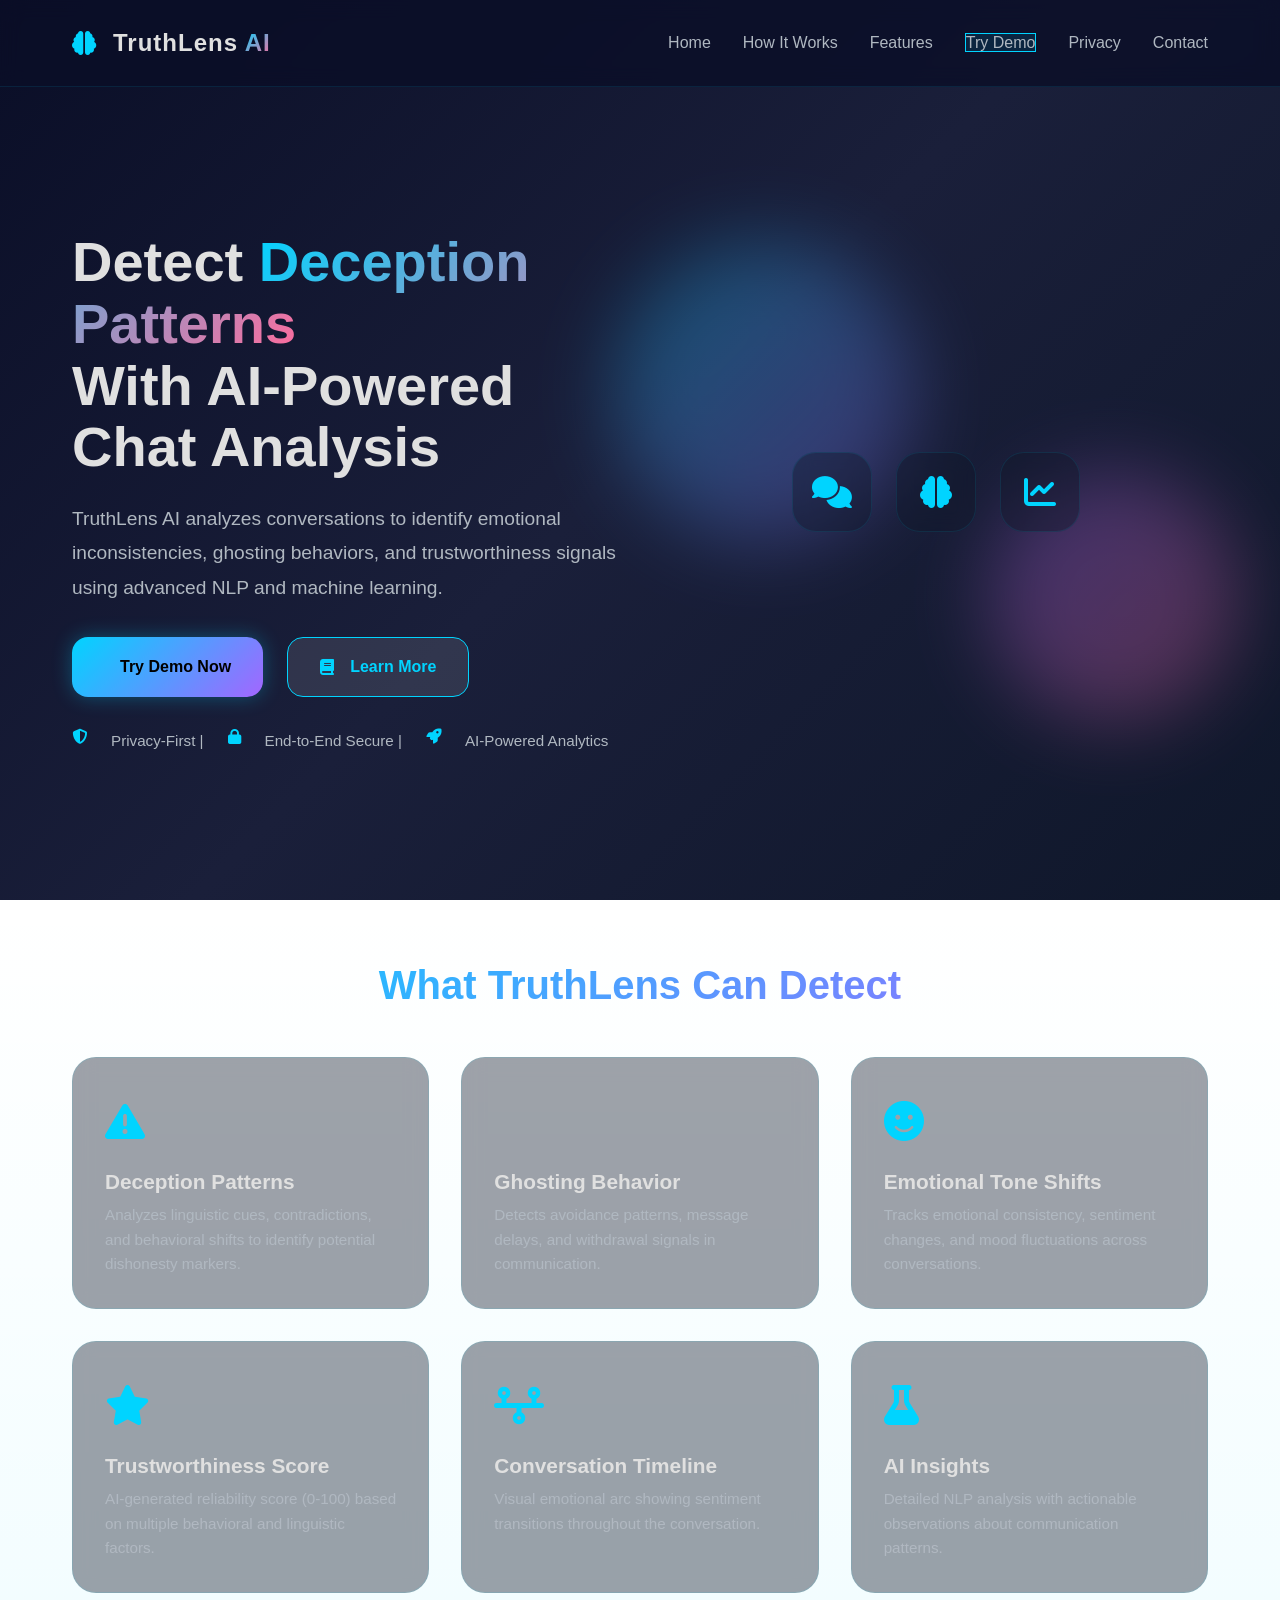
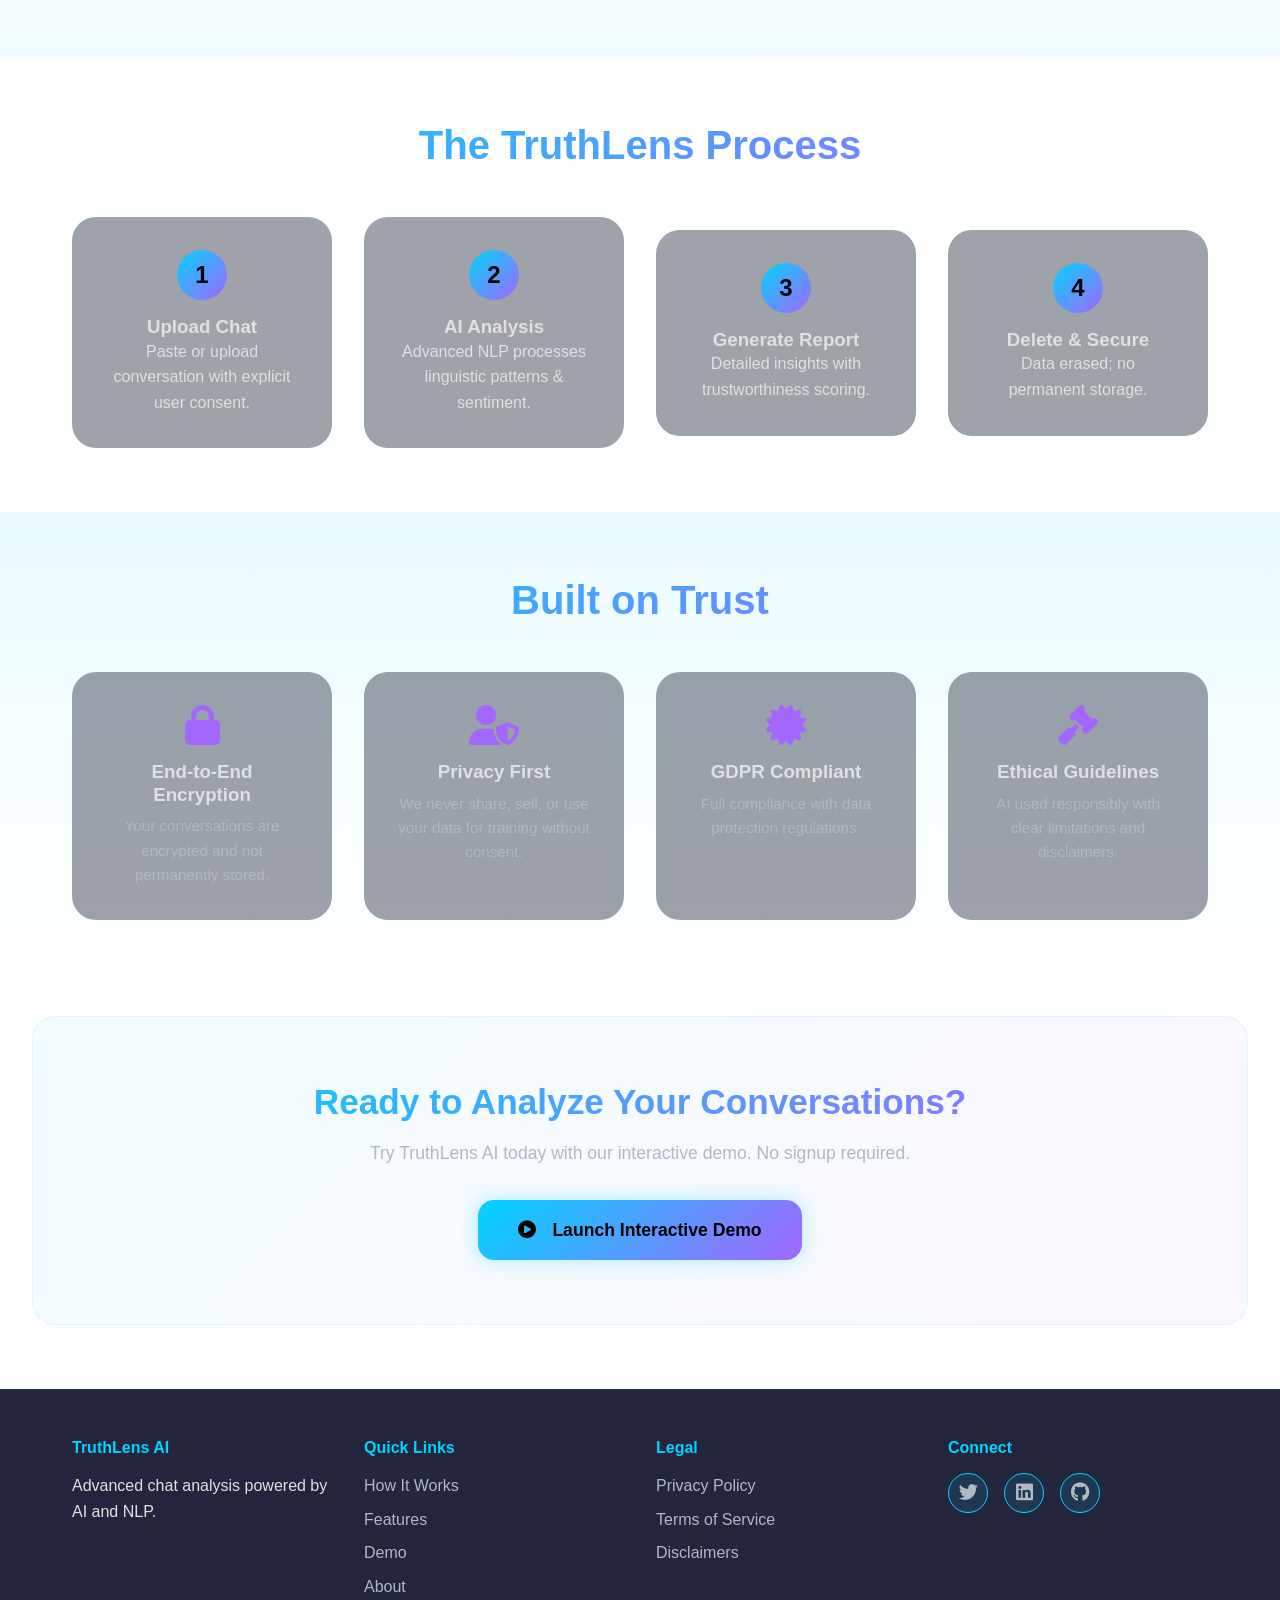
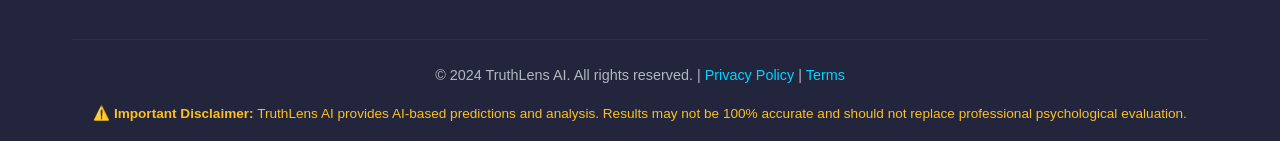
<file: frontend/index.html>
<!DOCTYPE html>
<html lang="en">
<head>
    <meta charset="UTF-8">
    <meta name="viewport" content="width=device-width, initial-scale=1.0">
    <title>TruthLens AI - Chat Analysis & Lie Detection System</title>
    <meta name="description" content="Advanced AI-powered chat analysis system that detects deception patterns, emotional shifts, and trustworthiness scores.">
    <link rel="stylesheet" href="styles/main.css">
    <link rel="stylesheet" href="https://cdnjs.cloudflare.com/ajax/libs/font-awesome/6.4.0/css/all.min.css">
</head>
<body>
    <!-- Navigation -->
    <nav class="navbar">
        <div class="container">
            <div class="nav-brand">
                <i class="fas fa-brain" style="color: #00d4ff;"></i>
                <span>TruthLens <span class="text-gradient">AI</span></span>
            </div>
            <ul class="nav-links">
                <li><a href="#home" class="nav-link">Home</a></li>
                <li><a href="how-it-works.html" class="nav-link">How It Works</a></li>
                <li><a href="features.html" class="nav-link">Features</a></li>
                <li><a href="demo.html" class="nav-link btn-demo">Try Demo</a></li>
                <li><a href="privacy.html" class="nav-link">Privacy</a></li>
                <li><a href="about.html" class="nav-link">Contact</a></li>
            </ul>
            <button class="hamburger">
                <span></span>
                <span></span>
                <span></span>
            </button>
        </div>
    </nav>

    <!-- Hero Section -->
    <section class="hero" id="home">
        <div class="container hero-content">
            <div class="hero-text">
                <h1 class="hero-title">
                    Detect <span class="text-gradient">Deception Patterns</span>
                    <br>With AI-Powered Chat Analysis
                </h1>
                <p class="hero-subtitle">
                    TruthLens AI analyzes conversations to identify emotional inconsistencies,
                    ghosting behaviors, and trustworthiness signals using advanced NLP and machine learning.
                </p>
                <div class="cta-buttons">
                    <a href="demo.html" class="btn btn-primary">
                        <i class="fas fa-sparkles"></i> Try Demo Now
                    </a>
                    <a href="how-it-works.html" class="btn btn-secondary">
                        <i class="fas fa-book"></i> Learn More
                    </a>
                </div>
                <p class="hero-meta">
                    <i class="fas fa-shield-alt"></i> Privacy-First | 
                    <i class="fas fa-lock"></i> End-to-End Secure | 
                    <i class="fas fa-rocket"></i> AI-Powered Analytics
                </p>
            </div>
            <div class="hero-graphic">
                <div class="gradient-orb orb-1"></div>
                <div class="gradient-orb orb-2"></div>
                <div class="icon-showcase">
                    <div class="icon-card"><i class="fas fa-comments"></i></div>
                    <div class="icon-card"><i class="fas fa-brain"></i></div>
                    <div class="icon-card"><i class="fas fa-chart-line"></i></div>
                </div>
            </div>
        </div>
    </section>

    <!-- Features Overview -->
    <section class="features-preview">
        <div class="container">
            <h2 class="section-title">What TruthLens Can Detect</h2>
            <div class="features-grid">
                <div class="feature-card glass-effect">
                    <div class="feature-icon">
                        <i class="fas fa-exclamation-triangle"></i>
                    </div>
                    <h3>Deception Patterns</h3>
                    <p>Analyzes linguistic cues, contradictions, and behavioral shifts to identify potential dishonesty markers.</p>
                </div>
                <div class="feature-card glass-effect">
                    <div class="feature-icon">
                        <i class="fas fa-heart-break"></i>
                    </div>
                    <h3>Ghosting Behavior</h3>
                    <p>Detects avoidance patterns, message delays, and withdrawal signals in communication.</p>
                </div>
                <div class="feature-card glass-effect">
                    <div class="feature-icon">
                        <i class="fas fa-face-smile"></i>
                    </div>
                    <h3>Emotional Tone Shifts</h3>
                    <p>Tracks emotional consistency, sentiment changes, and mood fluctuations across conversations.</p>
                </div>
                <div class="feature-card glass-effect">
                    <div class="feature-icon">
                        <i class="fas fa-star"></i>
                    </div>
                    <h3>Trustworthiness Score</h3>
                    <p>AI-generated reliability score (0-100) based on multiple behavioral and linguistic factors.</p>
                </div>
                <div class="feature-card glass-effect">
                    <div class="feature-icon">
                        <i class="fas fa-timeline"></i>
                    </div>
                    <h3>Conversation Timeline</h3>
                    <p>Visual emotional arc showing sentiment transitions throughout the conversation.</p>
                </div>
                <div class="feature-card glass-effect">
                    <div class="feature-icon">
                        <i class="fas fa-flask"></i>
                    </div>
                    <h3>AI Insights</h3>
                    <p>Detailed NLP analysis with actionable observations about communication patterns.</p>
                </div>
            </div>
        </div>
    </section>

    <!-- How It Works (Brief) -->
    <section class="how-it-works-preview">
        <div class="container">
            <h2 class="section-title">The TruthLens Process</h2>
            <div class="process-timeline">
                <div class="process-step">
                    <div class="step-number">1</div>
                    <h3>Upload Chat</h3>
                    <p>Paste or upload conversation with explicit user consent.</p>
                </div>
                <div class="process-arrow">→</div>
                <div class="process-step">
                    <div class="step-number">2</div>
                    <h3>AI Analysis</h3>
                    <p>Advanced NLP processes linguistic patterns & sentiment.</p>
                </div>
                <div class="process-arrow">→</div>
                <div class="process-step">
                    <div class="step-number">3</div>
                    <h3>Generate Report</h3>
                    <p>Detailed insights with trustworthiness scoring.</p>
                </div>
                <div class="process-arrow">→</div>
                <div class="process-step">
                    <div class="step-number">4</div>
                    <h3>Delete & Secure</h3>
                    <p>Data erased; no permanent storage.</p>
                </div>
            </div>
        </div>
    </section>

    <!-- Trust & Security -->
    <section class="security-section">
        <div class="container">
            <h2 class="section-title">Built on Trust</h2>
            <div class="trust-grid">
                <div class="trust-card">
                    <i class="fas fa-lock"></i>
                    <h3>End-to-End Encryption</h3>
                    <p>Your conversations are encrypted and not permanently stored.</p>
                </div>
                <div class="trust-card">
                    <i class="fas fa-user-shield"></i>
                    <h3>Privacy First</h3>
                    <p>We never share, sell, or use your data for training without consent.</p>
                </div>
                <div class="trust-card">
                    <i class="fas fa-certificate"></i>
                    <h3>GDPR Compliant</h3>
                    <p>Full compliance with data protection regulations.</p>
                </div>
                <div class="trust-card">
                    <i class="fas fa-gavel"></i>
                    <h3>Ethical Guidelines</h3>
                    <p>AI used responsibly with clear limitations and disclaimers.</p>
                </div>
            </div>
        </div>
    </section>

    <!-- CTA Section -->
    <section class="cta-section">
        <div class="container">
            <h2>Ready to Analyze Your Conversations?</h2>
            <p>Try TruthLens AI today with our interactive demo. No signup required.</p>
            <a href="demo.html" class="btn btn-primary btn-large">
                <i class="fas fa-play-circle"></i> Launch Interactive Demo
            </a>
        </div>
    </section>

    <!-- Footer -->
    <footer class="footer">
        <div class="container">
            <div class="footer-content">
                <div class="footer-section">
                    <h4>TruthLens AI</h4>
                    <p>Advanced chat analysis powered by AI and NLP.</p>
                </div>
                <div class="footer-section">
                    <h4>Quick Links</h4>
                    <ul>
                        <li><a href="how-it-works.html">How It Works</a></li>
                        <li><a href="features.html">Features</a></li>
                        <li><a href="demo.html">Demo</a></li>
                        <li><a href="about.html">About</a></li>
                    </ul>
                </div>
                <div class="footer-section">
                    <h4>Legal</h4>
                    <ul>
                        <li><a href="privacy.html">Privacy Policy</a></li>
                        <li><a href="#terms">Terms of Service</a></li>
                        <li><a href="#disclaimer">Disclaimers</a></li>
                    </ul>
                </div>
                <div class="footer-section">
                    <h4>Connect</h4>
                    <div class="social-links">
                        <a href="#" title="Twitter"><i class="fab fa-twitter"></i></a>
                        <a href="#" title="LinkedIn"><i class="fab fa-linkedin"></i></a>
                        <a href="#" title="GitHub"><i class="fab fa-github"></i></a>
                    </div>
                </div>
            </div>
            <div class="footer-bottom">
                <p>&copy; 2024 TruthLens AI. All rights reserved. | <a href="#privacy">Privacy Policy</a> | <a href="#terms">Terms</a></p>
                <p class="disclaimer">⚠️ <strong>Important Disclaimer:</strong> TruthLens AI provides AI-based predictions and analysis. Results may not be 100% accurate and should not replace professional psychological evaluation.</p>
            </div>
        </div>
    </footer>

    <script src="js/main.js"></script>
</body>
</html>
</file>
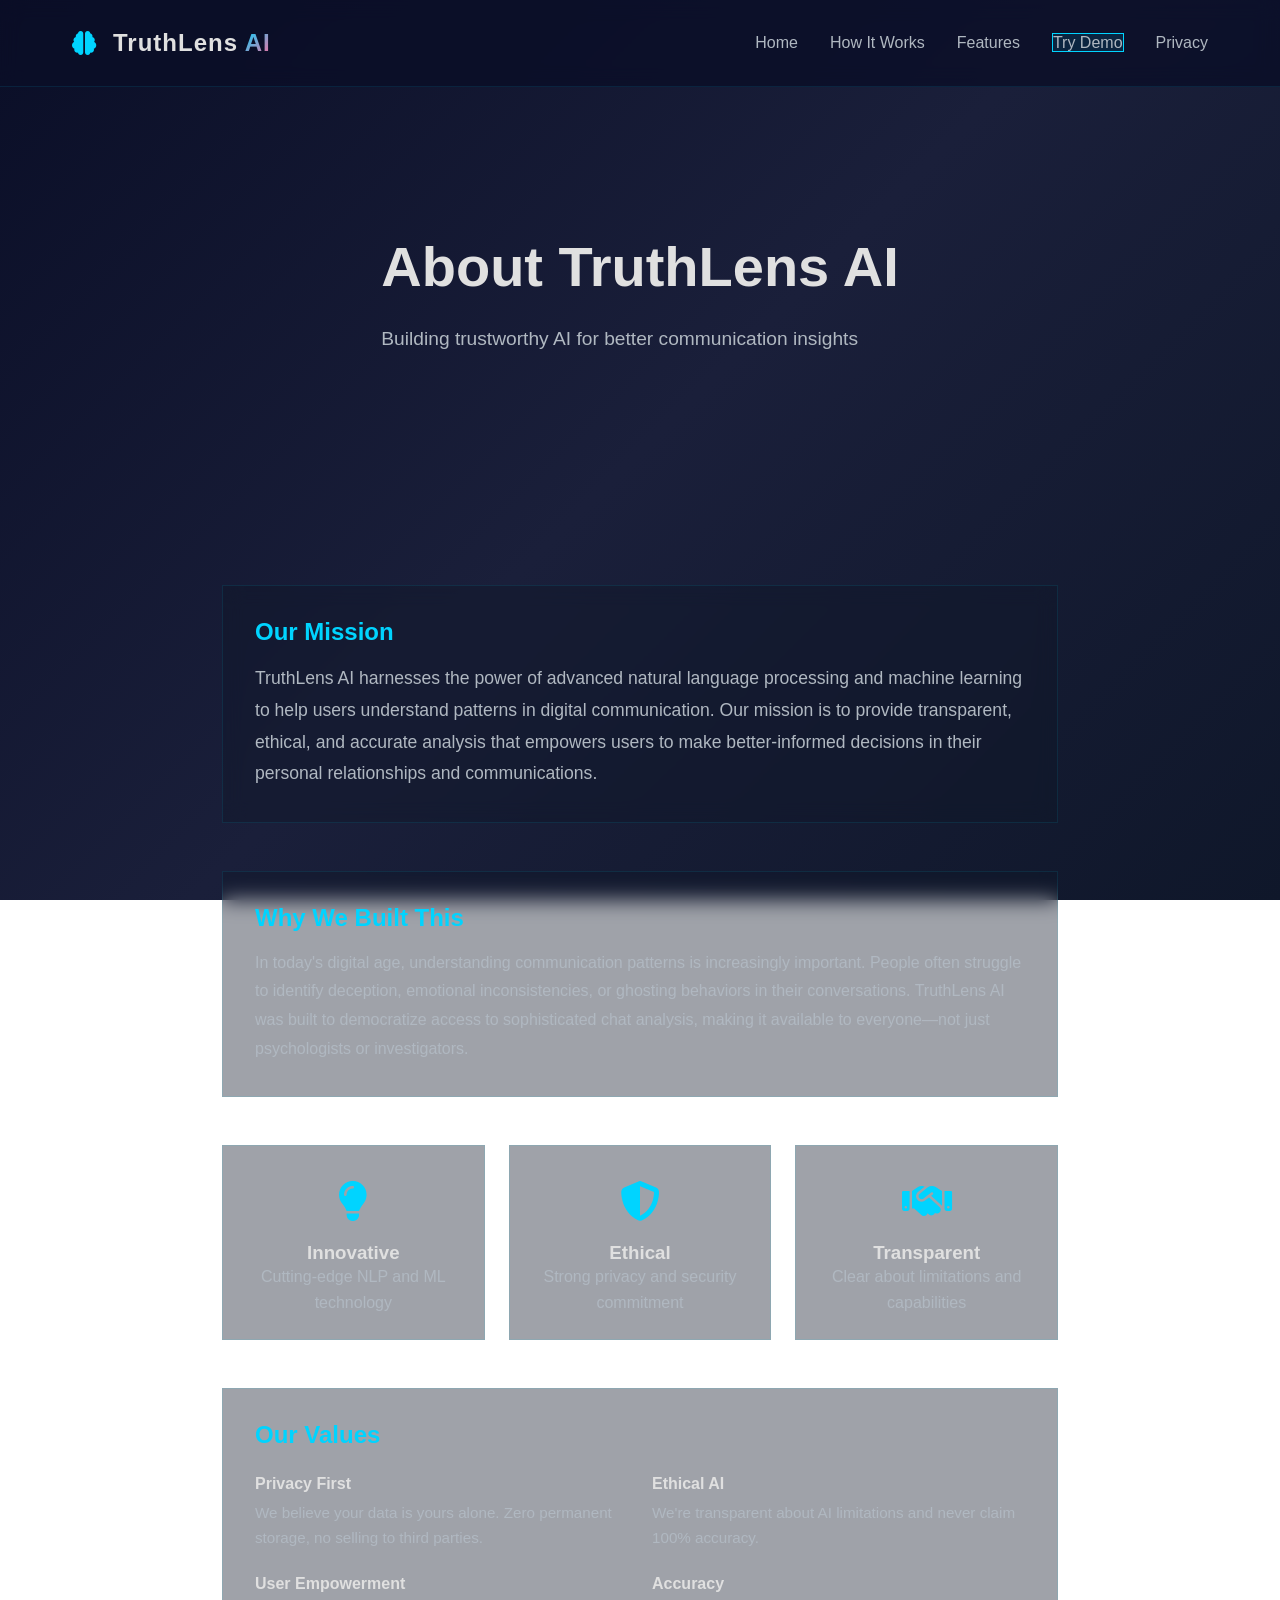
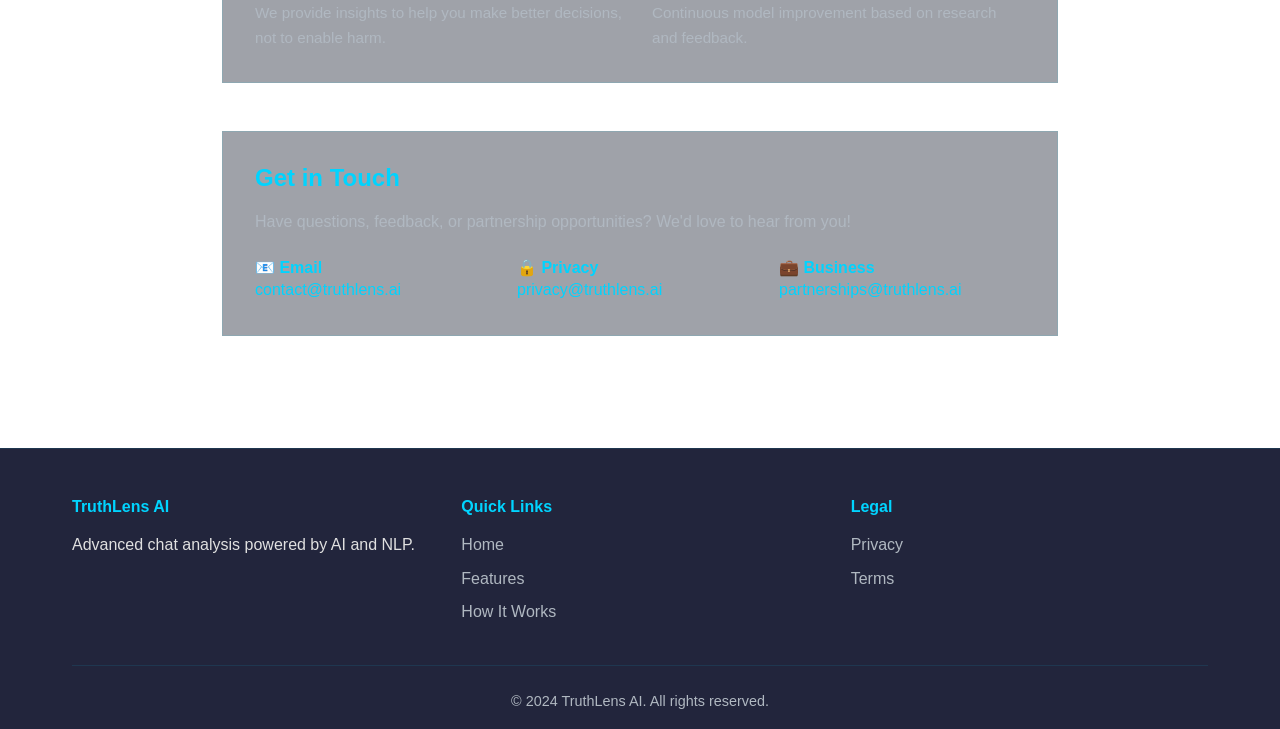
<file: frontend/about.html>
<!DOCTYPE html>
<html lang="en">
<head>
    <meta charset="UTF-8">
    <meta name="viewport" content="width=device-width, initial-scale=1.0">
    <title>About & Contact - TruthLens AI</title>
    <link rel="stylesheet" href="styles/main.css">
    <link rel="stylesheet" href="https://cdnjs.cloudflare.com/ajax/libs/font-awesome/6.4.0/css/all.min.css">
</head>
<body>
    <nav class="navbar">
        <div class="container">
            <div class="nav-brand">
                <i class="fas fa-brain" style="color: #00d4ff;"></i>
                <span>TruthLens <span class="text-gradient">AI</span></span>
            </div>
            <ul class="nav-links">
                <li><a href="index.html" class="nav-link">Home</a></li>
                <li><a href="how-it-works.html" class="nav-link">How It Works</a></li>
                <li><a href="features.html" class="nav-link">Features</a></li>
                <li><a href="demo.html" class="nav-link btn-demo">Try Demo</a></li>
                <li><a href="privacy.html" class="nav-link">Privacy</a></li>
            </ul>
            <button class="hamburger">
                <span></span>
                <span></span>
                <span></span>
            </button>
        </div>
    </nav>

    <section class="hero" style="min-height: 50vh;">
        <div class="container">
            <h1 class="hero-title">About TruthLens AI</h1>
            <p class="hero-subtitle">Building trustworthy AI for better communication insights</p>
        </div>
    </section>

    <section style="padding: 3rem var(--spacing-lg);">
        <div class="container" style="max-width: 900px;">
            
            <div class="glass-effect" style="padding: 2rem; margin-bottom: 3rem;">
                <h2 style="color: var(--primary); margin-bottom: 1rem;">Our Mission</h2>
                <p style="color: var(--text-secondary); font-size: 1.1rem; line-height: 1.8;">
                    TruthLens AI harnesses the power of advanced natural language processing and machine learning 
                    to help users understand patterns in digital communication. Our mission is to provide transparent, 
                    ethical, and accurate analysis that empowers users to make better-informed decisions in their 
                    personal relationships and communications.
                </p>
            </div>

            <div class="glass-effect" style="padding: 2rem; margin-bottom: 3rem;">
                <h2 style="color: var(--primary); margin-bottom: 1rem;">Why We Built This</h2>
                <p style="color: var(--text-secondary); line-height: 1.8;">
                    In today's digital age, understanding communication patterns is increasingly important. 
                    People often struggle to identify deception, emotional inconsistencies, or ghosting behaviors 
                    in their conversations. TruthLens AI was built to democratize access to sophisticated chat analysis, 
                    making it available to everyone—not just psychologists or investigators.
                </p>
            </div>

            <div style="display: grid; grid-template-columns: repeat(auto-fit, minmax(250px, 1fr)); gap: 1.5rem; margin-bottom: 3rem;">
                <div class="glass-effect" style="padding: 1.5rem; text-align: center;">
                    <div style="font-size: 2.5rem; color: var(--primary); margin-bottom: 0.5rem;">
                        <i class="fas fa-lightbulb"></i>
                    </div>
                    <h3 style="color: var(--text-primary);">Innovative</h3>
                    <p style="color: var(--text-secondary);">Cutting-edge NLP and ML technology</p>
                </div>
                <div class="glass-effect" style="padding: 1.5rem; text-align: center;">
                    <div style="font-size: 2.5rem; color: var(--primary); margin-bottom: 0.5rem;">
                        <i class="fas fa-shield-alt"></i>
                    </div>
                    <h3 style="color: var(--text-primary);">Ethical</h3>
                    <p style="color: var(--text-secondary);">Strong privacy and security commitment</p>
                </div>
                <div class="glass-effect" style="padding: 1.5rem; text-align: center;">
                    <div style="font-size: 2.5rem; color: var(--primary); margin-bottom: 0.5rem;">
                        <i class="fas fa-handshake"></i>
                    </div>
                    <h3 style="color: var(--text-primary);">Transparent</h3>
                    <p style="color: var(--text-secondary);">Clear about limitations and capabilities</p>
                </div>
            </div>

            <div class="glass-effect" style="padding: 2rem; margin-bottom: 3rem;">
                <h2 style="color: var(--primary); margin-bottom: 1rem;">Our Values</h2>
                <div style="display: grid; grid-template-columns: 1fr 1fr; gap: 1.5rem; margin-top: 1.5rem;">
                    <div>
                        <h4 style="color: var(--text-primary); margin-bottom: 0.5rem;">Privacy First</h4>
                        <p style="color: var(--text-secondary); font-size: 0.95rem;">
                            We believe your data is yours alone. Zero permanent storage, no selling to third parties.
                        </p>
                    </div>
                    <div>
                        <h4 style="color: var(--text-primary); margin-bottom: 0.5rem;">Ethical AI</h4>
                        <p style="color: var(--text-secondary); font-size: 0.95rem;">
                            We're transparent about AI limitations and never claim 100% accuracy.
                        </p>
                    </div>
                    <div>
                        <h4 style="color: var(--text-primary); margin-bottom: 0.5rem;">User Empowerment</h4>
                        <p style="color: var(--text-secondary); font-size: 0.95rem;">
                            We provide insights to help you make better decisions, not to enable harm.
                        </p>
                    </div>
                    <div>
                        <h4 style="color: var(--text-primary); margin-bottom: 0.5rem;">Accuracy</h4>
                        <p style="color: var(--text-secondary); font-size: 0.95rem;">
                            Continuous model improvement based on research and feedback.
                        </p>
                    </div>
                </div>
            </div>

            <div class="glass-effect" style="padding: 2rem;">
                <h2 style="color: var(--primary); margin-bottom: 1rem;">Get in Touch</h2>
                <p style="color: var(--text-secondary); margin-bottom: 1.5rem;">
                    Have questions, feedback, or partnership opportunities? We'd love to hear from you!
                </p>
                <div style="display: grid; grid-template-columns: repeat(auto-fit, minmax(200px, 1fr)); gap: 1rem;">
                    <div>
                        <h4 style="color: var(--primary);">📧 Email</h4>
                        <p style="color: var(--text-secondary);"><a href="mailto:contact@truthlens.ai" style="color: var(--primary); text-decoration: none;">contact@truthlens.ai</a></p>
                    </div>
                    <div>
                        <h4 style="color: var(--primary);">🔒 Privacy</h4>
                        <p style="color: var(--text-secondary);"><a href="mailto:privacy@truthlens.ai" style="color: var(--primary); text-decoration: none;">privacy@truthlens.ai</a></p>
                    </div>
                    <div>
                        <h4 style="color: var(--primary);">💼 Business</h4>
                        <p style="color: var(--text-secondary);"><a href="mailto:partnerships@truthlens.ai" style="color: var(--primary); text-decoration: none;">partnerships@truthlens.ai</a></p>
                    </div>
                </div>
            </div>

        </div>
    </section>

    <footer class="footer">
        <div class="container">
            <div class="footer-content">
                <div class="footer-section">
                    <h4>TruthLens AI</h4>
                    <p>Advanced chat analysis powered by AI and NLP.</p>
                </div>
                <div class="footer-section">
                    <h4>Quick Links</h4>
                    <ul>
                        <li><a href="index.html">Home</a></li>
                        <li><a href="features.html">Features</a></li>
                        <li><a href="how-it-works.html">How It Works</a></li>
                    </ul>
                </div>
                <div class="footer-section">
                    <h4>Legal</h4>
                    <ul>
                        <li><a href="privacy.html">Privacy</a></li>
                        <li><a href="#terms">Terms</a></li>
                    </ul>
                </div>
            </div>
            <div class="footer-bottom">
                <p>&copy; 2024 TruthLens AI. All rights reserved.</p>
            </div>
        </div>
    </footer>

    <script src="js/main.js"></script>
</body>
</html>
</file>
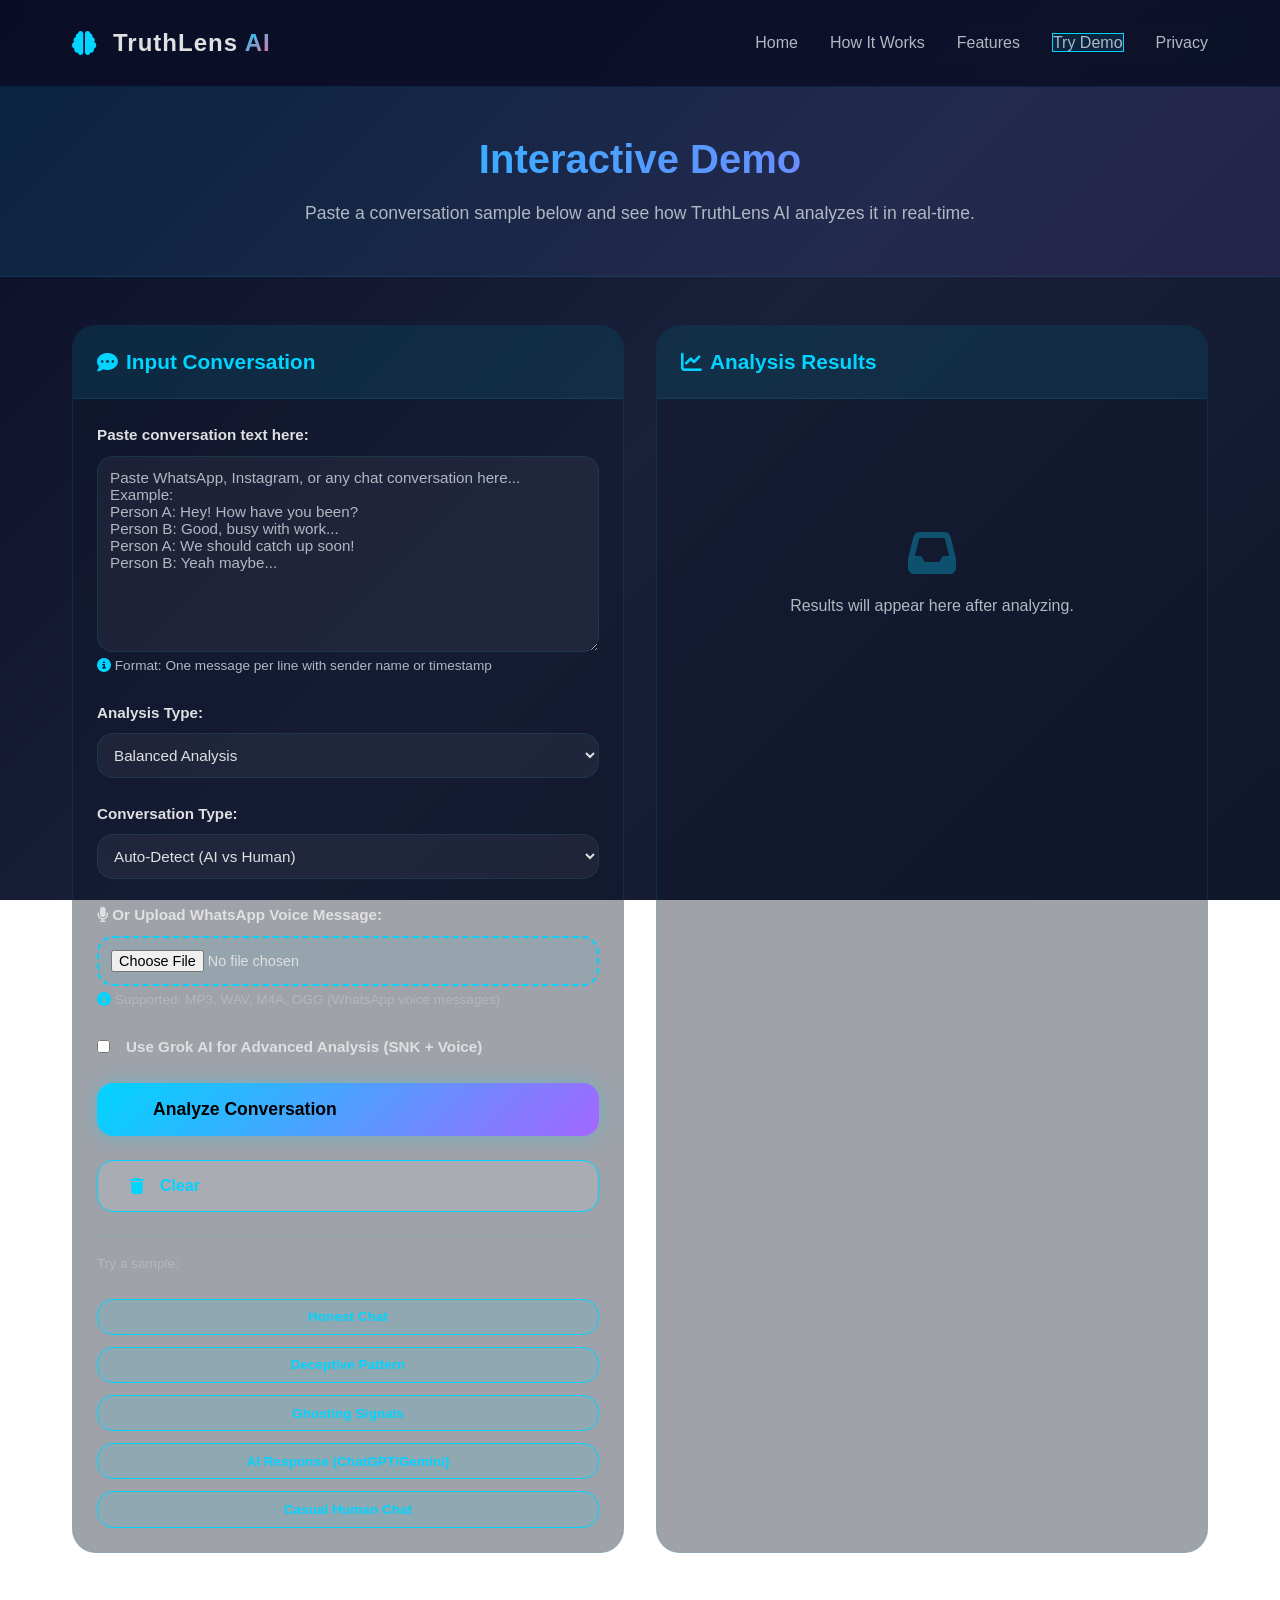
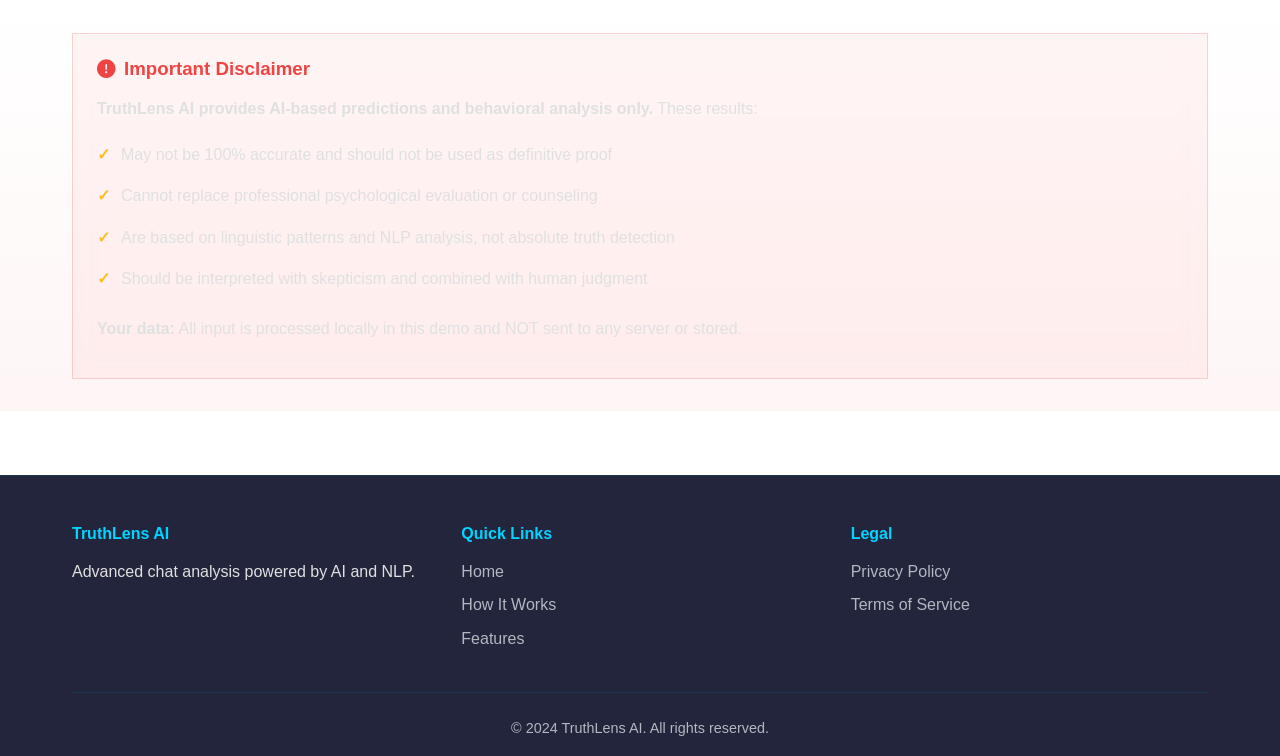
<file: frontend/demo.html>
<!DOCTYPE html>
<html lang="en">
<head>
    <meta charset="UTF-8">
    <meta name="viewport" content="width=device-width, initial-scale=1.0">
    <title>TruthLens AI Demo - Try Interactive Analysis</title>
    <link rel="stylesheet" href="styles/main.css">
    <link rel="stylesheet" href="styles/demo.css">
    <link rel="stylesheet" href="https://cdnjs.cloudflare.com/ajax/libs/font-awesome/6.4.0/css/all.min.css">
</head>
<body>
    <!-- Navigation -->
    <nav class="navbar">
        <div class="container">
            <div class="nav-brand">
                <i class="fas fa-brain" style="color: #00d4ff;"></i>
                <span>TruthLens <span class="text-gradient">AI</span></span>
            </div>
            <ul class="nav-links">
                <li><a href="index.html" class="nav-link">Home</a></li>
                <li><a href="how-it-works.html" class="nav-link">How It Works</a></li>
                <li><a href="features.html" class="nav-link">Features</a></li>
                <li><a href="demo.html" class="nav-link btn-demo">Try Demo</a></li>
                <li><a href="privacy.html" class="nav-link">Privacy</a></li>
            </ul>
            <button class="hamburger">
                <span></span>
                <span></span>
                <span></span>
            </button>
        </div>
    </nav>

    <!-- Demo Section -->
    <section class="demo-hero">
        <div class="container">
            <h1>Interactive Demo</h1>
            <p>Paste a conversation sample below and see how TruthLens AI analyzes it in real-time.</p>
        </div>
    </section>

    <!-- Main Demo Container -->
    <section class="demo-section">
        <div class="container demo-container">
            
            <!-- Input Panel -->
            <div class="demo-panel">
                <div class="panel-header">
                    <h2><i class="fas fa-comment-dots"></i> Input Conversation</h2>
                </div>
                <div class="demo-form">
                    <div class="form-group">
                        <label for="chatInput">Paste conversation text here:</label>
                        <textarea id="chatInput" placeholder="Paste WhatsApp, Instagram, or any chat conversation here...
Example:
Person A: Hey! How have you been?
Person B: Good, busy with work...
Person A: We should catch up soon!
Person B: Yeah maybe..." rows="10"></textarea>
                        <p class="form-hint">
                            <i class="fas fa-info-circle"></i> 
                            Format: One message per line with sender name or timestamp
                        </p>
                    </div>

                    <div class="form-group">
                        <label for="analysisType">Analysis Type:</label>
                        <select id="analysisType">
                            <option value="balanced">Balanced Analysis</option>
                            <option value="deception">Deception Patterns Focus</option>
                            <option value="emotional">Emotional Tone Focus</option>
                            <option value="behavioral">Behavioral Patterns Focus</option>
                        </select>
                    </div>

                    <div class="form-group">
                        <label for="conversationType">Conversation Type:</label>
                        <select id="conversationType">
                            <option value="auto">Auto-Detect (AI vs Human)</option>
                            <option value="human">Human Conversation</option>
                            <option value="ai">AI Conversation (ChatGPT, Gemini, etc.)</option>
                        </select>
                    </div>

                    <!-- Voice Message Upload -->
                    <div class="form-group">
                        <label for="voiceInput"><i class="fas fa-microphone"></i> Or Upload WhatsApp Voice Message:</label>
                        <input type="file" id="voiceInput" accept="audio/*" />
                        <p class="form-hint">
                            <i class="fas fa-info-circle"></i> 
                            Supported: MP3, WAV, M4A, OGG (WhatsApp voice messages)
                        </p>
                    </div>

                    <div class="form-group">
                        <label for="enableGrok">
                            <input type="checkbox" id="enableGrok" />
                            <span>Use Grok AI for Advanced Analysis (SNK + Voice)</span>
                        </label>
                    </div>

                    <button class="btn btn-primary btn-large" id="analyzeBtn">
                        <i class="fas fa-sparkles"></i> Analyze Conversation
                    </button>

                    <button class="btn btn-secondary" id="clearBtn">
                        <i class="fas fa-trash"></i> Clear
                    </button>

                    <!-- Sample Buttons -->
                    <div class="sample-buttons">
                        <p>Try a sample:</p>
                        <button class="btn-sample" onclick="loadSample('honest')">Honest Chat</button>
                        <button class="btn-sample" onclick="loadSample('deceptive')">Deceptive Pattern</button>
                        <button class="btn-sample" onclick="loadSample('ghosting')">Ghosting Signals</button>
                        <button class="btn-sample" onclick="loadSample('ai')">AI Response (ChatGPT/Gemini)</button>
                        <button class="btn-sample" onclick="loadSample('casual_human')">Casual Human Chat</button>
                    </div>
                </div>
            </div>

            <!-- Results Panel -->
            <div class="demo-panel">
                <div class="panel-header">
                    <h2><i class="fas fa-chart-line"></i> Analysis Results</h2>
                </div>
                <div id="resultsPanel" class="results-panel">
                    <div class="empty-state">
                        <i class="fas fa-inbox"></i>
                        <p>Results will appear here after analyzing.</p>
                    </div>
                </div>
            </div>
        </div>
    </section>

    <!-- Disclaimer Section -->
    <section class="demo-disclaimer">
        <div class="container">
            <div class="glass-effect disc-content">
                <h3><i class="fas fa-exclamation-circle"></i> Important Disclaimer</h3>
                <p>
                    <strong>TruthLens AI provides AI-based predictions and behavioral analysis only.</strong>
                    These results:
                </p>
                <ul>
                    <li>May not be 100% accurate and should not be used as definitive proof</li>
                    <li>Cannot replace professional psychological evaluation or counseling</li>
                    <li>Are based on linguistic patterns and NLP analysis, not absolute truth detection</li>
                    <li>Should be interpreted with skepticism and combined with human judgment</li>
                </ul>
                <p><strong>Your data:</strong> All input is processed locally in this demo and NOT sent to any server or stored.</p>
            </div>
        </div>
    </section>

    <!-- Footer -->
    <footer class="footer">
        <div class="container">
            <div class="footer-content">
                <div class="footer-section">
                    <h4>TruthLens AI</h4>
                    <p>Advanced chat analysis powered by AI and NLP.</p>
                </div>
                <div class="footer-section">
                    <h4>Quick Links</h4>
                    <ul>
                        <li><a href="index.html">Home</a></li>
                        <li><a href="how-it-works.html">How It Works</a></li>
                        <li><a href="features.html">Features</a></li>
                    </ul>
                </div>
                <div class="footer-section">
                    <h4>Legal</h4>
                    <ul>
                        <li><a href="privacy.html">Privacy Policy</a></li>
                        <li><a href="#terms">Terms of Service</a></li>
                    </ul>
                </div>
            </div>
            <div class="footer-bottom">
                <p>&copy; 2024 TruthLens AI. All rights reserved.</p>
            </div>
        </div>
    </footer>

    <script src="js/config.js"></script>
    <script src="js/demo.js"></script>
    <script src="js/main.js"></script>
</body>
</html>
</file>
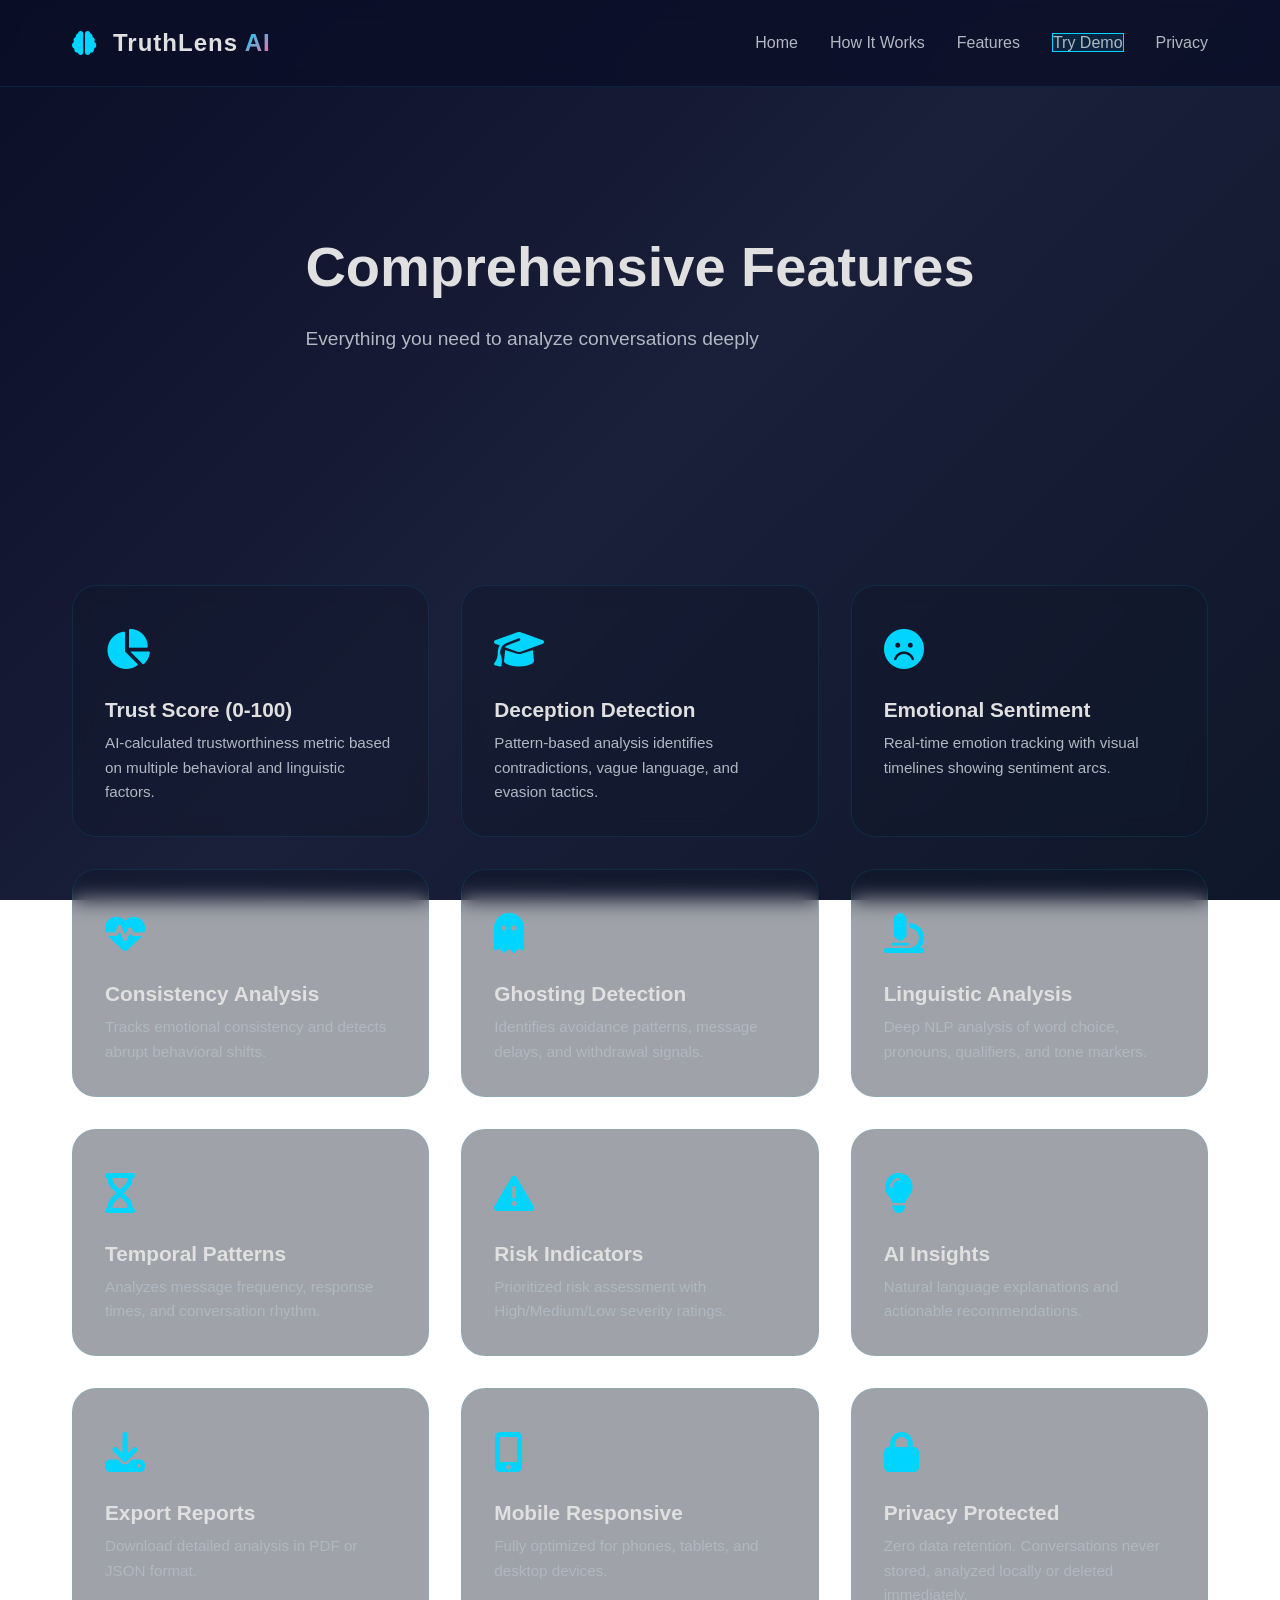
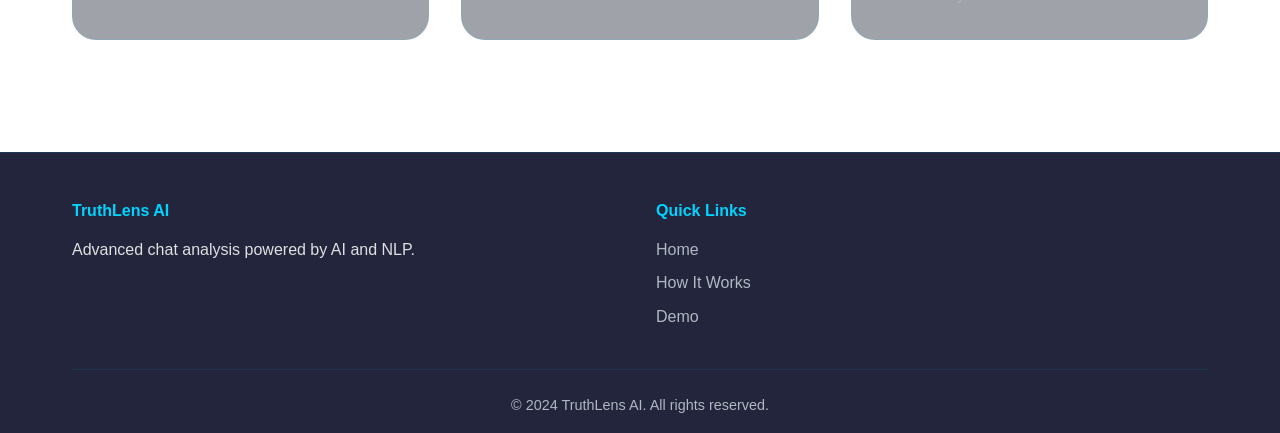
<file: frontend/features.html>
<!DOCTYPE html>
<html lang="en">
<head>
    <meta charset="UTF-8">
    <meta name="viewport" content="width=device-width, initial-scale=1.0">
    <title>Features - TruthLens AI</title>
    <link rel="stylesheet" href="styles/main.css">
    <link rel="stylesheet" href="https://cdnjs.cloudflare.com/ajax/libs/font-awesome/6.4.0/css/all.min.css">
</head>
<body>
    <nav class="navbar">
        <div class="container">
            <div class="nav-brand">
                <i class="fas fa-brain" style="color: #00d4ff;"></i>
                <span>TruthLens <span class="text-gradient">AI</span></span>
            </div>
            <ul class="nav-links">
                <li><a href="index.html" class="nav-link">Home</a></li>
                <li><a href="how-it-works.html" class="nav-link">How It Works</a></li>
                <li><a href="features.html" class="nav-link">Features</a></li>
                <li><a href="demo.html" class="nav-link btn-demo">Try Demo</a></li>
                <li><a href="privacy.html" class="nav-link">Privacy</a></li>
            </ul>
            <button class="hamburger">
                <span></span>
                <span></span>
                <span></span>
            </button>
        </div>
    </nav>

    <section class="hero" style="min-height: 50vh;">
        <div class="container">
            <h1 class="hero-title">Comprehensive Features</h1>
            <p class="hero-subtitle">Everything you need to analyze conversations deeply</p>
        </div>
    </section>

    <section style="padding: 3rem var(--spacing-lg);">
        <div class="container">
            <div style="display: grid; grid-template-columns: repeat(auto-fit, minmax(280px, 1fr)); gap: 2rem;">
                
                <div class="glass-effect feature-card">
                    <div class="feature-icon"><i class="fas fa-chart-pie"></i></div>
                    <h3>Trust Score (0-100)</h3>
                    <p>AI-calculated trustworthiness metric based on multiple behavioral and linguistic factors.</p>
                </div>

                <div class="glass-effect feature-card">
                    <div class="feature-icon"><i class="fas fa-graduation-cap"></i></div>
                    <h3>Deception Detection</h3>
                    <p>Pattern-based analysis identifies contradictions, vague language, and evasion tactics.</p>
                </div>

                <div class="glass-effect feature-card">
                    <div class="feature-icon"><i class="fas fa-face-frown"></i></div>
                    <h3>Emotional Sentiment</h3>
                    <p>Real-time emotion tracking with visual timelines showing sentiment arcs.</p>
                </div>

                <div class="glass-effect feature-card">
                    <div class="feature-icon"><i class="fas fa-heartbeat"></i></div>
                    <h3>Consistency Analysis</h3>
                    <p>Tracks emotional consistency and detects abrupt behavioral shifts.</p>
                </div>

                <div class="glass-effect feature-card">
                    <div class="feature-icon"><i class="fas fa-ghost"></i></div>
                    <h3>Ghosting Detection</h3>
                    <p>Identifies avoidance patterns, message delays, and withdrawal signals.</p>
                </div>

                <div class="glass-effect feature-card">
                    <div class="feature-icon"><i class="fas fa-microscope"></i></div>
                    <h3>Linguistic Analysis</h3>
                    <p>Deep NLP analysis of word choice, pronouns, qualifiers, and tone markers.</p>
                </div>

                <div class="glass-effect feature-card">
                    <div class="feature-icon"><i class="fas fa-hourglass"></i></div>
                    <h3>Temporal Patterns</h3>
                    <p>Analyzes message frequency, response times, and conversation rhythm.</p>
                </div>

                <div class="glass-effect feature-card">
                    <div class="feature-icon"><i class="fas fa-warning"></i></div>
                    <h3>Risk Indicators</h3>
                    <p>Prioritized risk assessment with High/Medium/Low severity ratings.</p>
                </div>

                <div class="glass-effect feature-card">
                    <div class="feature-icon"><i class="fas fa-lightbulb"></i></div>
                    <h3>AI Insights</h3>
                    <p>Natural language explanations and actionable recommendations.</p>
                </div>

                <div class="glass-effect feature-card">
                    <div class="feature-icon"><i class="fas fa-download"></i></div>
                    <h3>Export Reports</h3>
                    <p>Download detailed analysis in PDF or JSON format.</p>
                </div>

                <div class="glass-effect feature-card">
                    <div class="feature-icon"><i class="fas fa-mobile-alt"></i></div>
                    <h3>Mobile Responsive</h3>
                    <p>Fully optimized for phones, tablets, and desktop devices.</p>
                </div>

                <div class="glass-effect feature-card">
                    <div class="feature-icon"><i class="fas fa-lock"></i></div>
                    <h3>Privacy Protected</h3>
                    <p>Zero data retention. Conversations never stored, analyzed locally or deleted immediately.</p>
                </div>

            </div>
        </div>
    </section>

    <footer class="footer">
        <div class="container">
            <div class="footer-content">
                <div class="footer-section">
                    <h4>TruthLens AI</h4>
                    <p>Advanced chat analysis powered by AI and NLP.</p>
                </div>
                <div class="footer-section">
                    <h4>Quick Links</h4>
                    <ul>
                        <li><a href="index.html">Home</a></li>
                        <li><a href="how-it-works.html">How It Works</a></li>
                        <li><a href="demo.html">Demo</a></li>
                    </ul>
                </div>
            </div>
            <div class="footer-bottom">
                <p>&copy; 2024 TruthLens AI. All rights reserved.</p>
            </div>
        </div>
    </footer>

    <script src="js/main.js"></script>
</body>
</html>
</file>
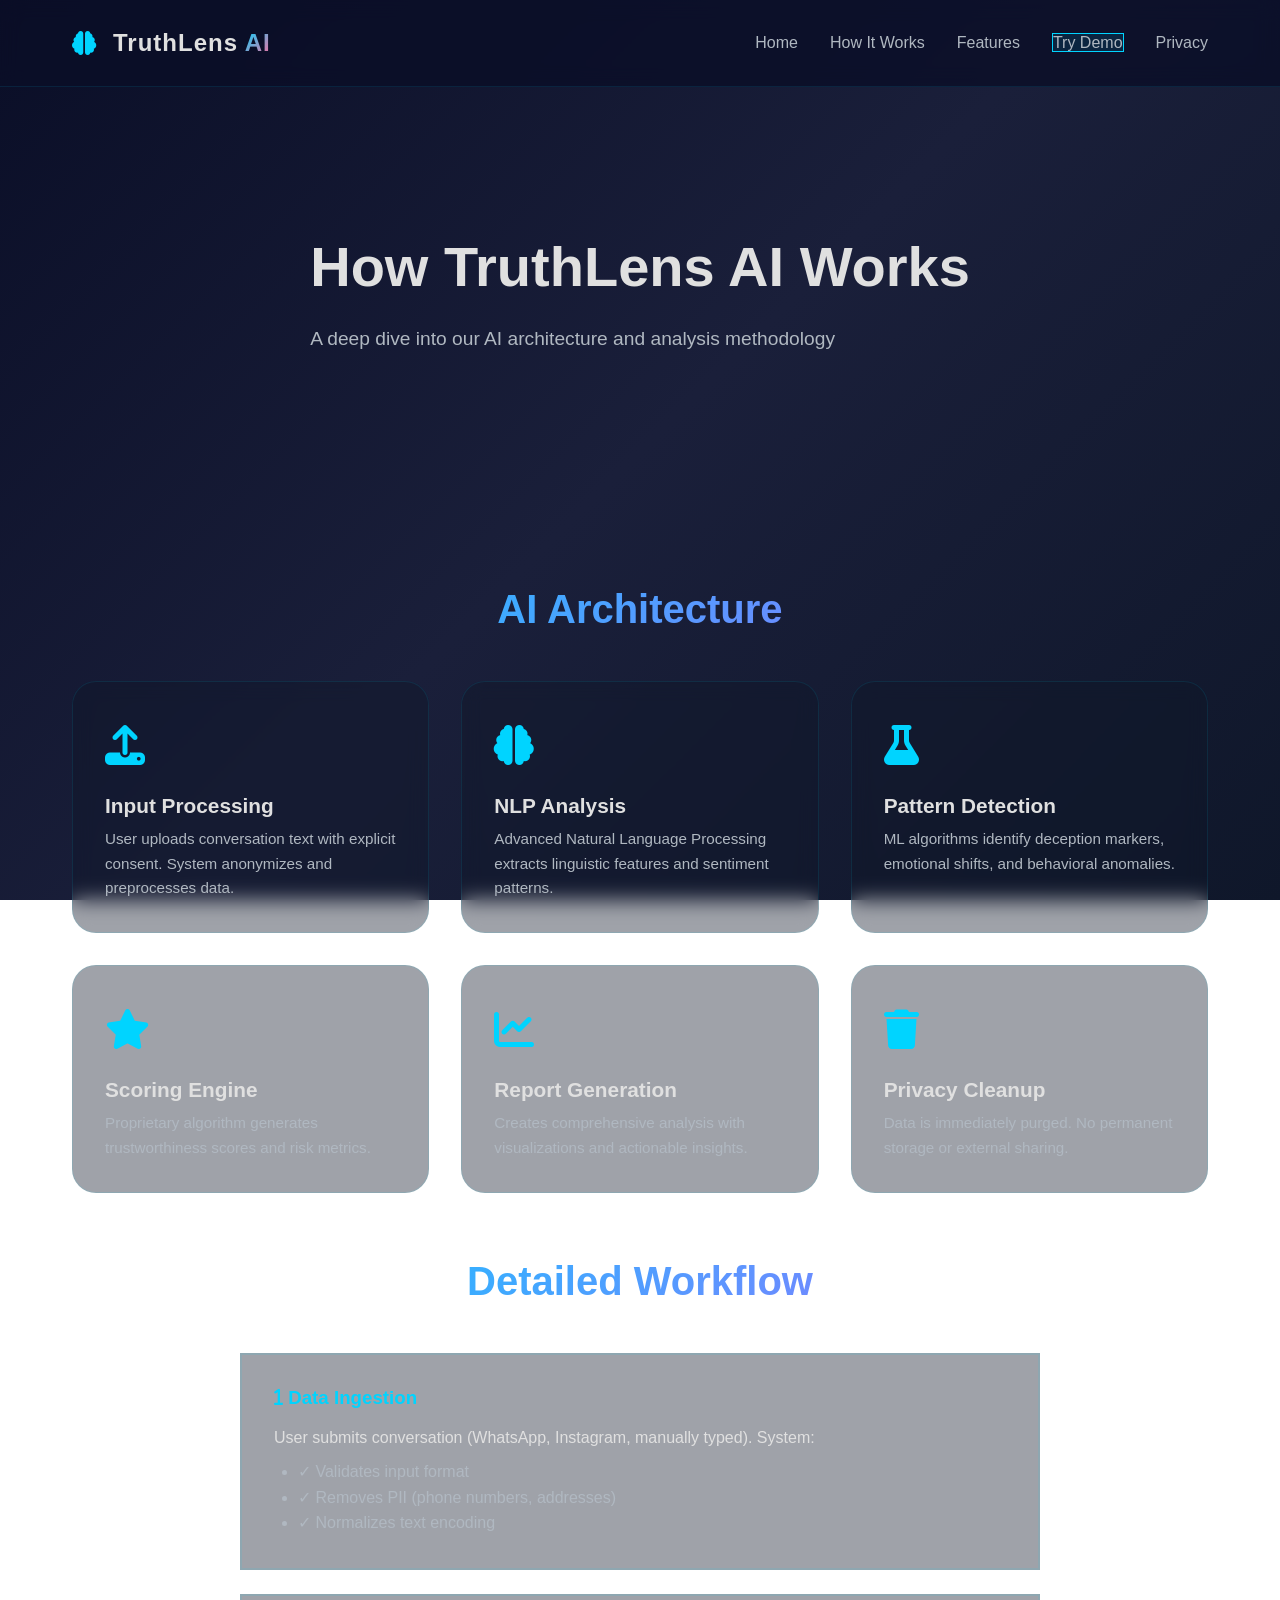
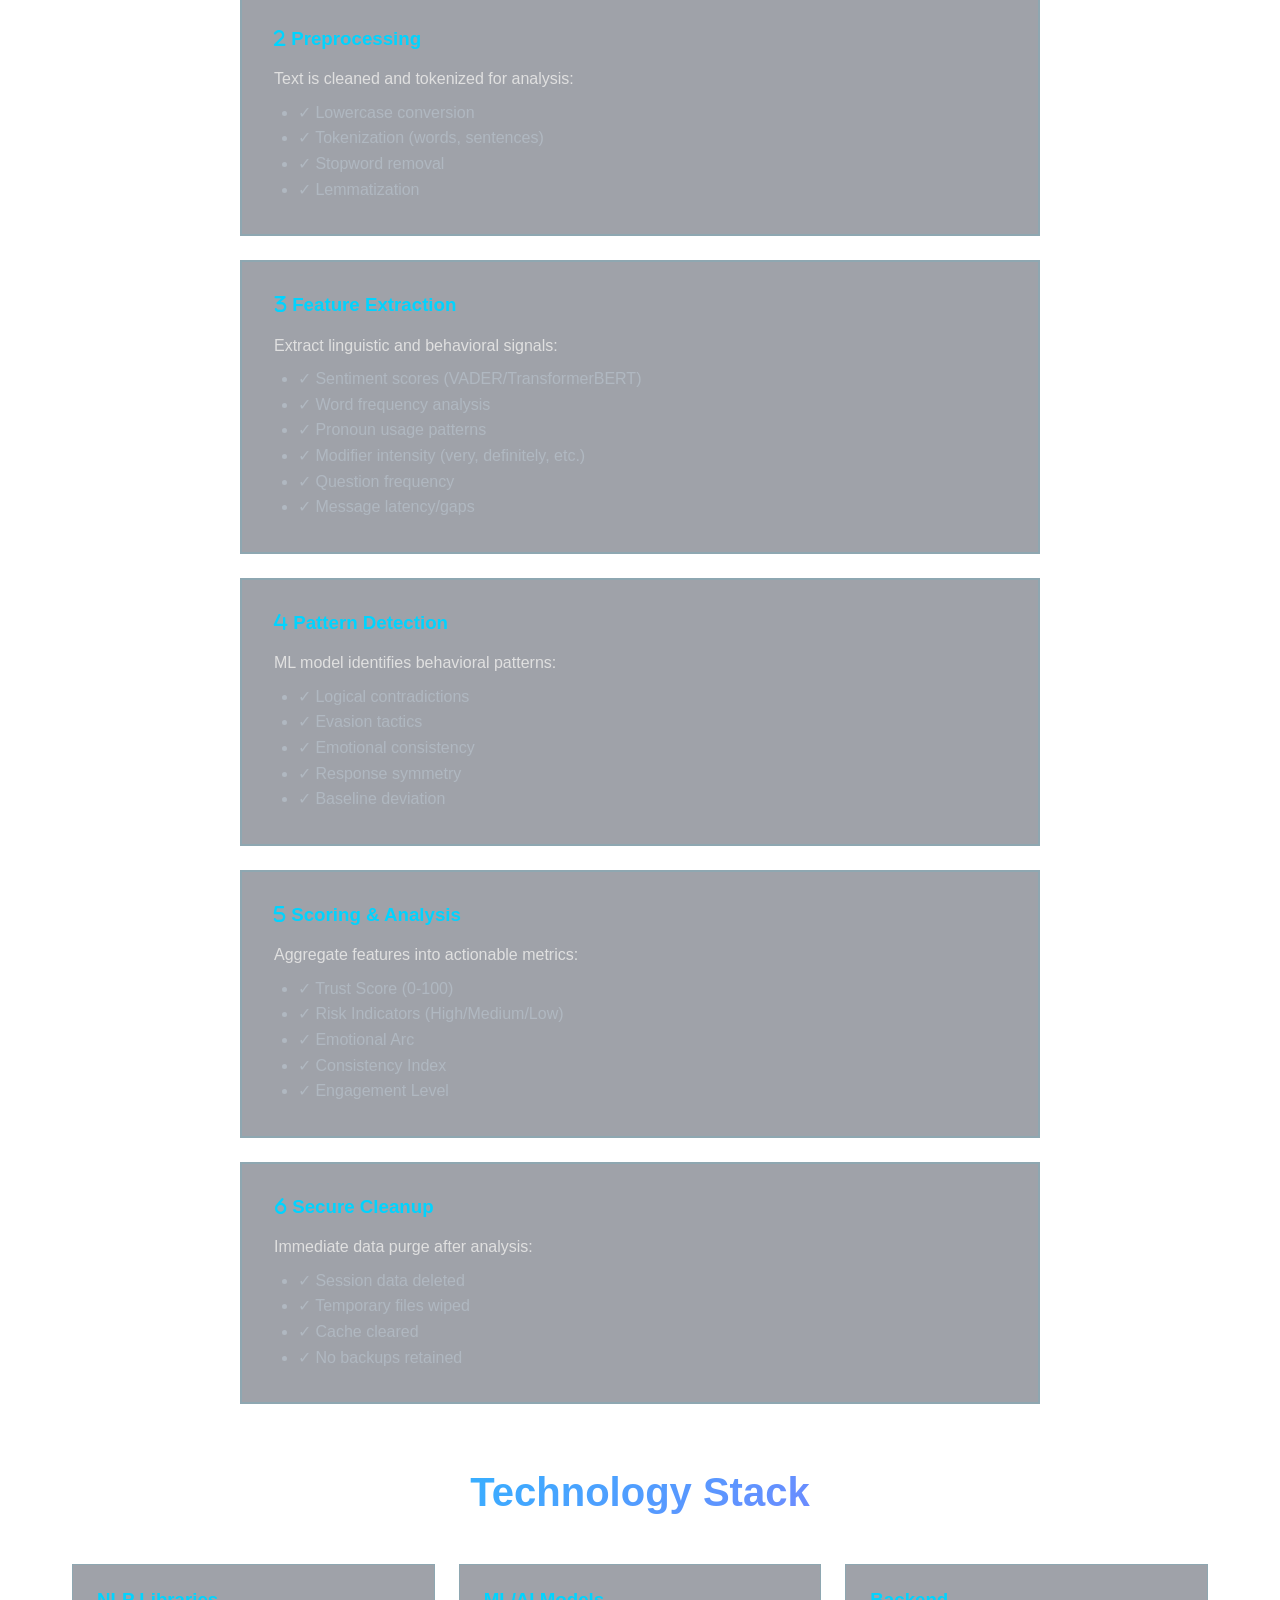
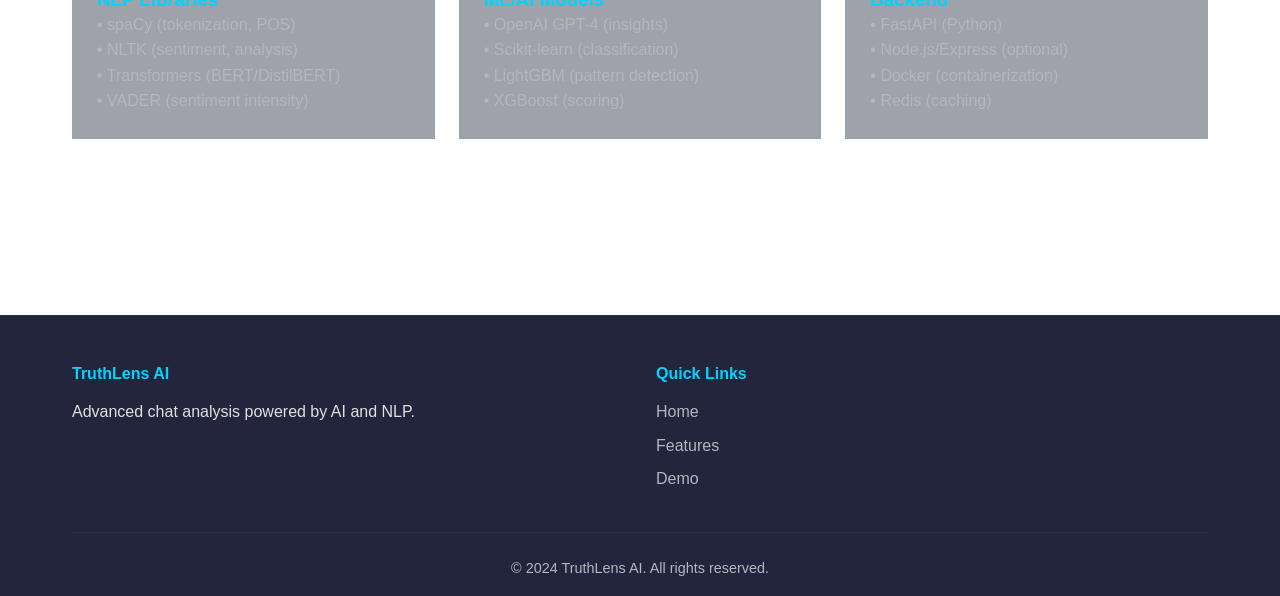
<file: frontend/how-it-works.html>
<!DOCTYPE html>
<html lang="en">
<head>
    <meta charset="UTF-8">
    <meta name="viewport" content="width=device-width, initial-scale=1.0">
    <title>How It Works - TruthLens AI</title>
    <link rel="stylesheet" href="styles/main.css">
    <link rel="stylesheet" href="https://cdnjs.cloudflare.com/ajax/libs/font-awesome/6.4.0/css/all.min.css">
</head>
<body>
    <!-- Navigation -->
    <nav class="navbar">
        <div class="container">
            <div class="nav-brand">
                <i class="fas fa-brain" style="color: #00d4ff;"></i>
                <span>TruthLens <span class="text-gradient">AI</span></span>
            </div>
            <ul class="nav-links">
                <li><a href="index.html" class="nav-link">Home</a></li>
                <li><a href="how-it-works.html" class="nav-link">How It Works</a></li>
                <li><a href="features.html" class="nav-link">Features</a></li>
                <li><a href="demo.html" class="nav-link btn-demo">Try Demo</a></li>
                <li><a href="privacy.html" class="nav-link">Privacy</a></li>
            </ul>
            <button class="hamburger">
                <span></span>
                <span></span>
                <span></span>
            </button>
        </div>
    </nav>

    <!-- Hero Section -->
    <section class="hero" style="min-height: 50vh;">
        <div class="container">
            <h1 class="hero-title">How TruthLens AI Works</h1>
            <p class="hero-subtitle">A deep dive into our AI architecture and analysis methodology</p>
        </div>
    </section>

    <!-- Main Content -->
    <section style="padding: 3rem var(--spacing-lg);">
        <div class="container">
            
            <!-- Architecture Overview -->
            <div style="margin-bottom: 4rem;">
                <h2 class="section-title">AI Architecture</h2>
                <div class="features-grid">
                    <div class="glass-effect feature-card">
                        <div class="feature-icon"><i class="fas fa-upload"></i></div>
                        <h3>Input Processing</h3>
                        <p>User uploads conversation text with explicit consent. System anonymizes and preprocesses data.</p>
                    </div>
                    <div class="glass-effect feature-card">
                        <div class="feature-icon"><i class="fas fa-brain"></i></div>
                        <h3>NLP Analysis</h3>
                        <p>Advanced Natural Language Processing extracts linguistic features and sentiment patterns.</p>
                    </div>
                    <div class="glass-effect feature-card">
                        <div class="feature-icon"><i class="fas fa-flask"></i></div>
                        <h3>Pattern Detection</h3>
                        <p>ML algorithms identify deception markers, emotional shifts, and behavioral anomalies.</p>
                    </div>
                    <div class="glass-effect feature-card">
                        <div class="feature-icon"><i class="fas fa-star"></i></div>
                        <h3>Scoring Engine</h3>
                        <p>Proprietary algorithm generates trustworthiness scores and risk metrics.</p>
                    </div>
                    <div class="glass-effect feature-card">
                        <div class="feature-icon"><i class="fas fa-chart-line"></i></div>
                        <h3>Report Generation</h3>
                        <p>Creates comprehensive analysis with visualizations and actionable insights.</p>
                    </div>
                    <div class="glass-effect feature-card">
                        <div class="feature-icon"><i class="fas fa-trash"></i></div>
                        <h3>Privacy Cleanup</h3>
                        <p>Data is immediately purged. No permanent storage or external sharing.</p>
                    </div>
                </div>
            </div>

            <!-- Detailed Workflow -->
            <div style="margin-bottom: 4rem;">
                <h2 class="section-title">Detailed Workflow</h2>
                
                <div style="max-width: 800px; margin: 0 auto;">
                    <div class="glass-effect" style="padding: 2rem; margin-bottom: 1.5rem; border: 2px solid var(--border-color);">
                        <h3 style="color: var(--primary); margin-bottom: 1rem;"><i class="fas fa-1"></i> Data Ingestion</h3>
                        <p>User submits conversation (WhatsApp, Instagram, manually typed). System:</p>
                        <ul style="margin-top: 0.5rem; margin-left: 1.5rem; color: var(--text-secondary);">
                            <li>✓ Validates input format</li>
                            <li>✓ Removes PII (phone numbers, addresses)</li>
                            <li>✓ Normalizes text encoding</li>
                        </ul>
                    </div>

                    <div class="glass-effect" style="padding: 2rem; margin-bottom: 1.5rem; border: 2px solid var(--border-color);">
                        <h3 style="color: var(--primary); margin-bottom: 1rem;"><i class="fas fa-2"></i> Preprocessing</h3>
                        <p>Text is cleaned and tokenized for analysis:</p>
                        <ul style="margin-top: 0.5rem; margin-left: 1.5rem; color: var(--text-secondary);">
                            <li>✓ Lowercase conversion</li>
                            <li>✓ Tokenization (words, sentences)</li>
                            <li>✓ Stopword removal</li>
                            <li>✓ Lemmatization</li>
                        </ul>
                    </div>

                    <div class="glass-effect" style="padding: 2rem; margin-bottom: 1.5rem; border: 2px solid var(--border-color);">
                        <h3 style="color: var(--primary); margin-bottom: 1rem;"><i class="fas fa-3"></i> Feature Extraction</h3>
                        <p>Extract linguistic and behavioral signals:</p>
                        <ul style="margin-top: 0.5rem; margin-left: 1.5rem; color: var(--text-secondary);">
                            <li>✓ Sentiment scores (VADER/TransformerBERT)</li>
                            <li>✓ Word frequency analysis</li>
                            <li>✓ Pronoun usage patterns</li>
                            <li>✓ Modifier intensity (very, definitely, etc.)</li>
                            <li>✓ Question frequency</li>
                            <li>✓ Message latency/gaps</li>
                        </ul>
                    </div>

                    <div class="glass-effect" style="padding: 2rem; margin-bottom: 1.5rem; border: 2px solid var(--border-color);">
                        <h3 style="color: var(--primary); margin-bottom: 1rem;"><i class="fas fa-4"></i> Pattern Detection</h3>
                        <p>ML model identifies behavioral patterns:</p>
                        <ul style="margin-top: 0.5rem; margin-left: 1.5rem; color: var(--text-secondary);">
                            <li>✓ Logical contradictions</li>
                            <li>✓ Evasion tactics</li>
                            <li>✓ Emotional consistency</li>
                            <li>✓ Response symmetry</li>
                            <li>✓ Baseline deviation</li>
                        </ul>
                    </div>

                    <div class="glass-effect" style="padding: 2rem; margin-bottom: 1.5rem; border: 2px solid var(--border-color);">
                        <h3 style="color: var(--primary); margin-bottom: 1rem;"><i class="fas fa-5"></i> Scoring & Analysis</h3>
                        <p>Aggregate features into actionable metrics:</p>
                        <ul style="margin-top: 0.5rem; margin-left: 1.5rem; color: var(--text-secondary);">
                            <li>✓ Trust Score (0-100)</li>
                            <li>✓ Risk Indicators (High/Medium/Low)</li>
                            <li>✓ Emotional Arc</li>
                            <li>✓ Consistency Index</li>
                            <li>✓ Engagement Level</li>
                        </ul>
                    </div>

                    <div class="glass-effect" style="padding: 2rem; border: 2px solid var(--border-color);">
                        <h3 style="color: var(--primary); margin-bottom: 1rem;"><i class="fas fa-6"></i> Secure Cleanup</h3>
                        <p>Immediate data purge after analysis:</p>
                        <ul style="margin-top: 0.5rem; margin-left: 1.5rem; color: var(--text-secondary);">
                            <li>✓ Session data deleted</li>
                            <li>✓ Temporary files wiped</li>
                            <li>✓ Cache cleared</li>
                            <li>✓ No backups retained</li>
                        </ul>
                    </div>
                </div>
            </div>

            <!-- Technology Stack -->
            <div style="margin-bottom: 4rem;">
                <h2 class="section-title">Technology Stack</h2>
                <div style="display: grid; grid-template-columns: repeat(auto-fit, minmax(250px, 1fr)); gap: 1.5rem;">
                    <div class="glass-effect" style="padding: 1.5rem;">
                        <h3 style="color: var(--primary);">NLP Libraries</h3>
                        <ul style="list-style: none; color: var(--text-secondary);">
                            <li>• spaCy (tokenization, POS)</li>
                            <li>• NLTK (sentiment, analysis)</li>
                            <li>• Transformers (BERT/DistilBERT)</li>
                            <li>• VADER (sentiment intensity)</li>
                        </ul>
                    </div>
                    <div class="glass-effect" style="padding: 1.5rem;">
                        <h3 style="color: var(--primary);">ML/AI Models</h3>
                        <ul style="list-style: none; color: var(--text-secondary);">
                            <li>• OpenAI GPT-4 (insights)</li>
                            <li>• Scikit-learn (classification)</li>
                            <li>• LightGBM (pattern detection)</li>
                            <li>• XGBoost (scoring)</li>
                        </ul>
                    </div>
                    <div class="glass-effect" style="padding: 1.5rem;">
                        <h3 style="color: var(--primary);">Backend</h3>
                        <ul style="list-style: none; color: var(--text-secondary);">
                            <li>• FastAPI (Python)</li>
                            <li>• Node.js/Express (optional)</li>
                            <li>• Docker (containerization)</li>
                            <li>• Redis (caching)</li>
                        </ul>
                    </div>
                </div>
            </div>

        </div>
    </section>

    <!-- Footer -->
    <footer class="footer">
        <div class="container">
            <div class="footer-content">
                <div class="footer-section">
                    <h4>TruthLens AI</h4>
                    <p>Advanced chat analysis powered by AI and NLP.</p>
                </div>
                <div class="footer-section">
                    <h4>Quick Links</h4>
                    <ul>
                        <li><a href="index.html">Home</a></li>
                        <li><a href="features.html">Features</a></li>
                        <li><a href="demo.html">Demo</a></li>
                    </ul>
                </div>
            </div>
            <div class="footer-bottom">
                <p>&copy; 2024 TruthLens AI. All rights reserved.</p>
            </div>
        </div>
    </footer>

    <script src="js/main.js"></script>
</body>
</html>
</file>
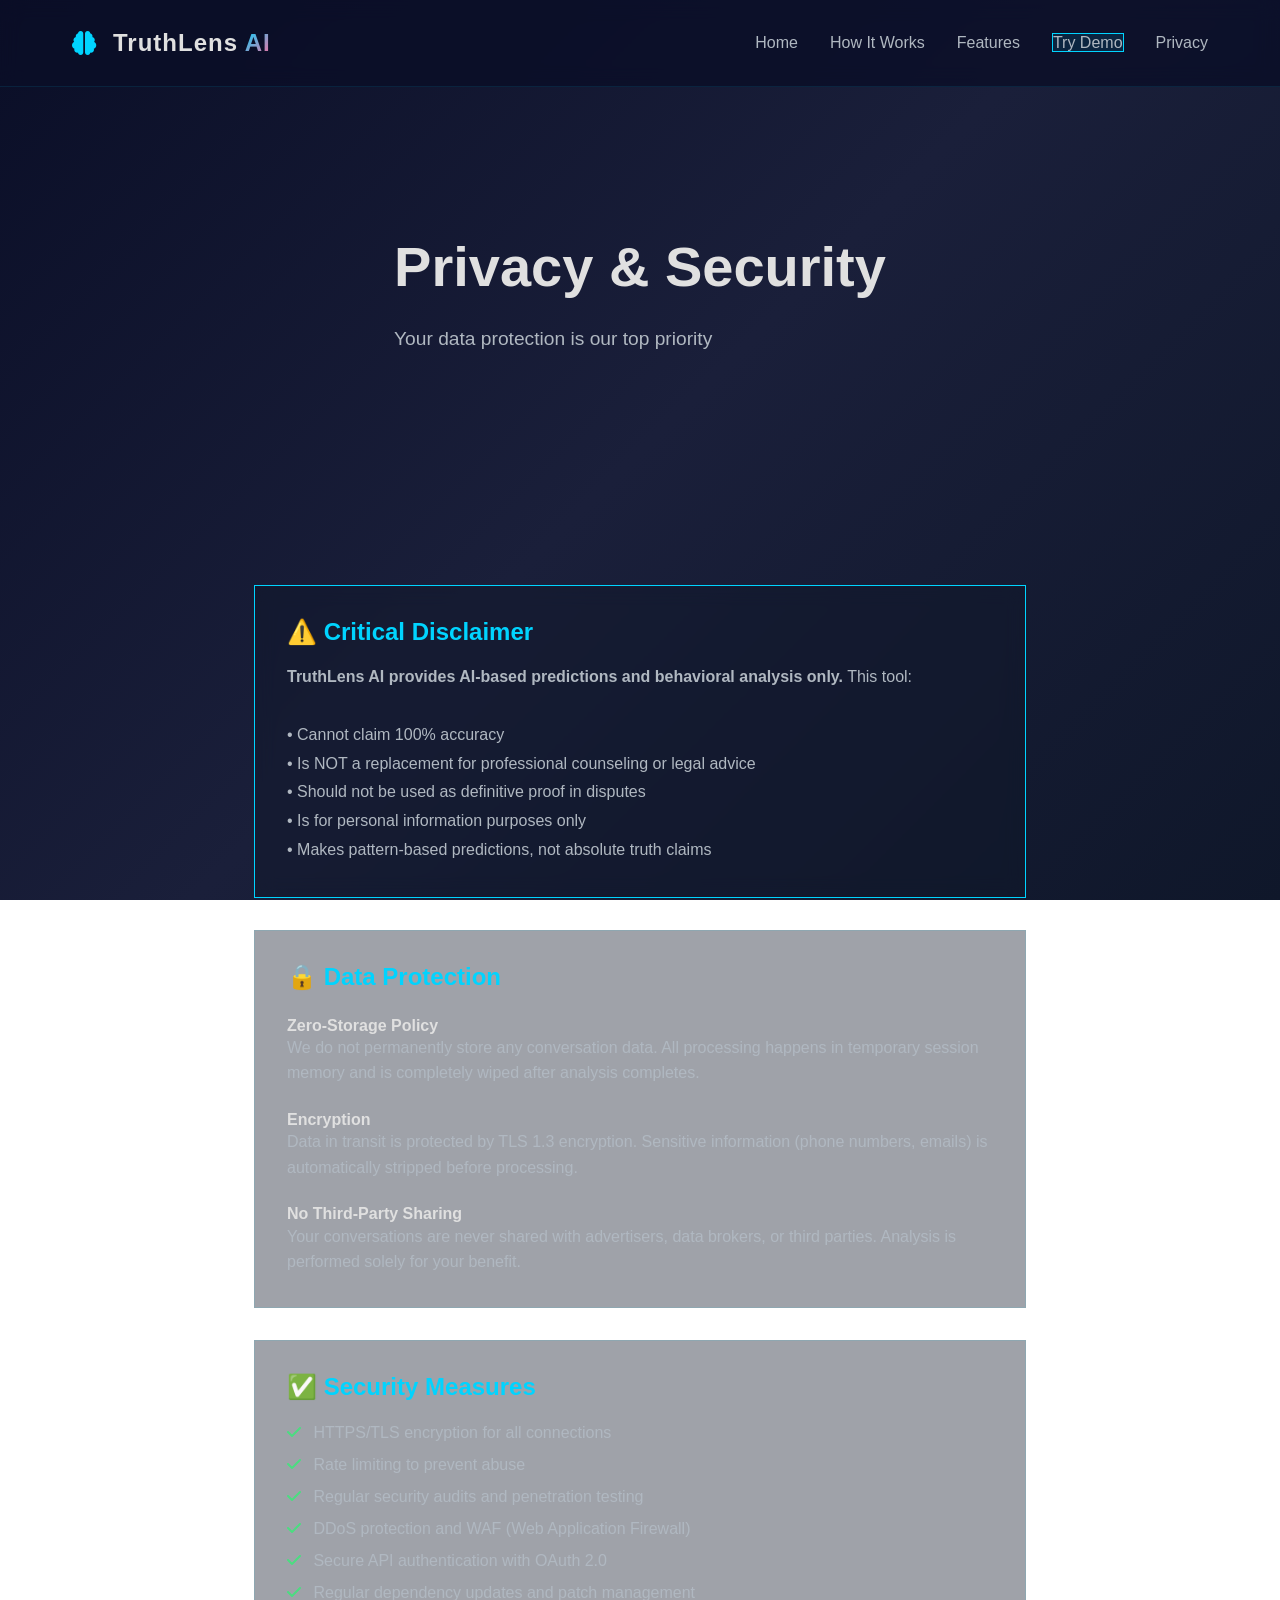
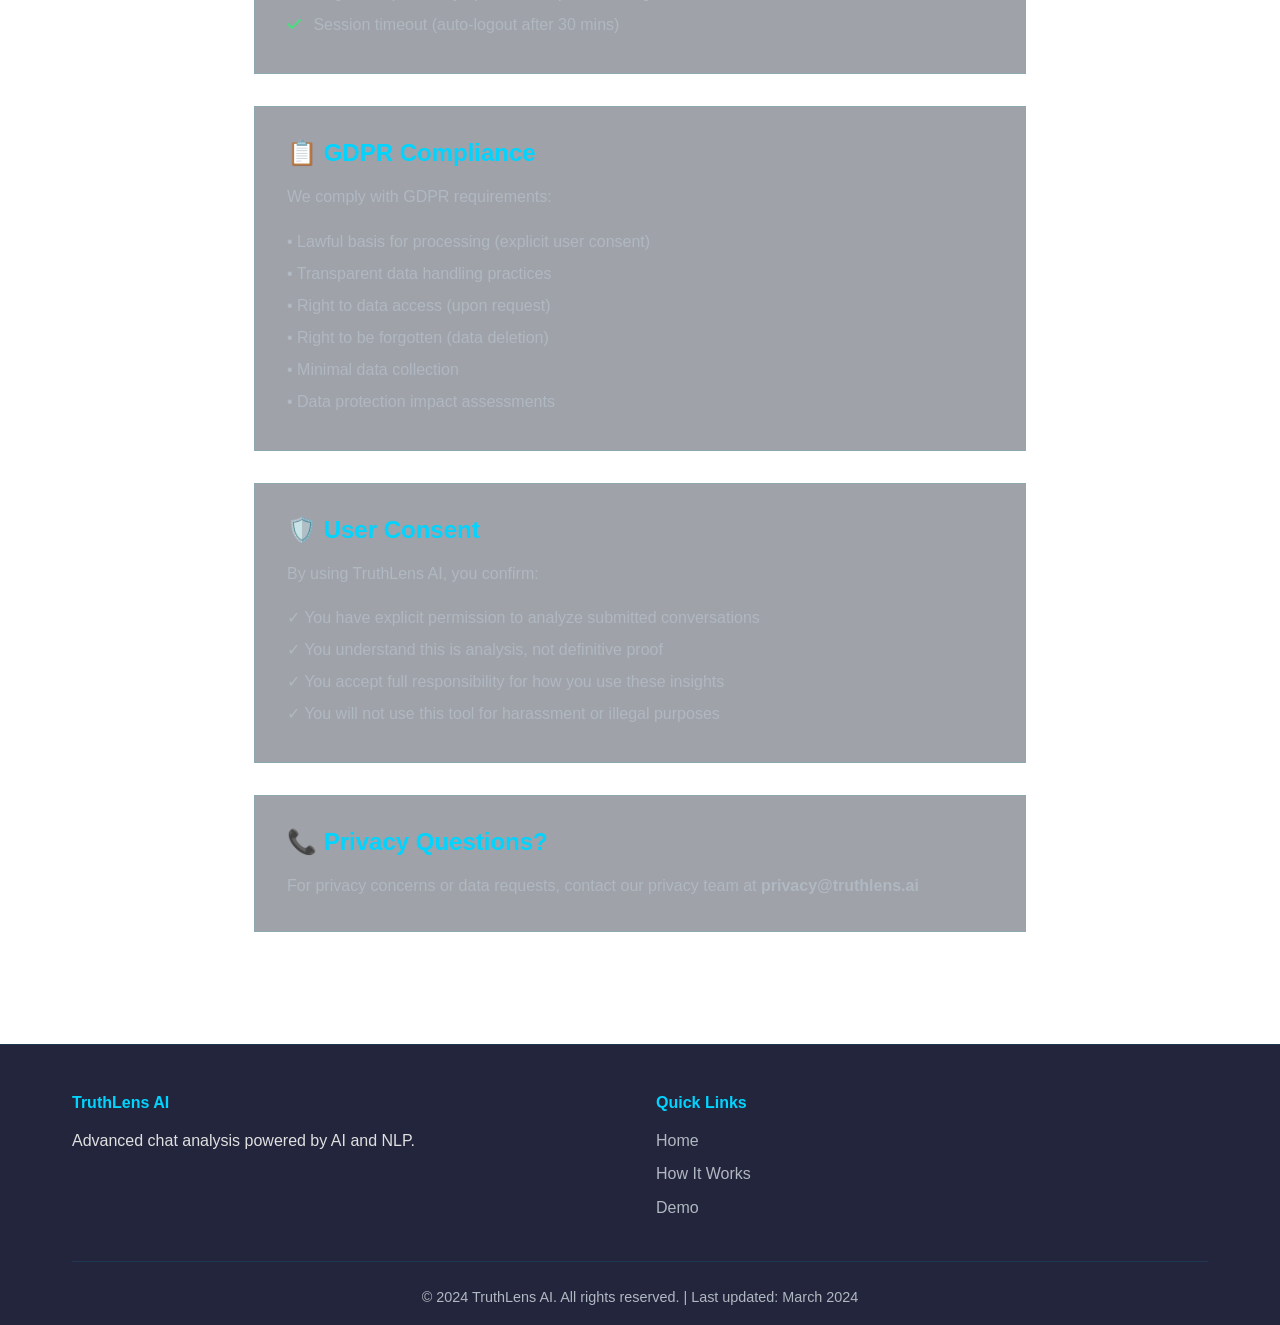
<file: frontend/privacy.html>
<!DOCTYPE html>
<html lang="en">
<head>
    <meta charset="UTF-8">
    <meta name="viewport" content="width=device-width, initial-scale=1.0">
    <title>Privacy & Security - TruthLens AI</title>
    <link rel="stylesheet" href="styles/main.css">
    <link rel="stylesheet" href="https://cdnjs.cloudflare.com/ajax/libs/font-awesome/6.4.0/css/all.min.css">
</head>
<body>
    <nav class="navbar">
        <div class="container">
            <div class="nav-brand">
                <i class="fas fa-brain" style="color: #00d4ff;"></i>
                <span>TruthLens <span class="text-gradient">AI</span></span>
            </div>
            <ul class="nav-links">
                <li><a href="index.html" class="nav-link">Home</a></li>
                <li><a href="how-it-works.html" class="nav-link">How It Works</a></li>
                <li><a href="features.html" class="nav-link">Features</a></li>
                <li><a href="demo.html" class="nav-link btn-demo">Try Demo</a></li>
                <li><a href="privacy.html" class="nav-link">Privacy</a></li>
            </ul>
            <button class="hamburger">
                <span></span>
                <span></span>
                <span></span>
            </button>
        </div>
    </nav>

    <section class="hero" style="min-height: 50vh;">
        <div class="container">
            <h1 class="hero-title">Privacy & Security</h1>
            <p class="hero-subtitle">Your data protection is our top priority</p>
        </div>
    </section>

    <section style="padding: 3rem var(--spacing-lg); max-width: 900px; margin: 0 auto;">
        <div class="container">
            
            <div class="glass-effect" style="padding: 2rem; margin-bottom: 2rem; border: 1px solid var(--primary);">
                <h2 style="color: var(--primary); margin-bottom: 1rem;">⚠️ Critical Disclaimer</h2>
                <p style="color: var(--text-secondary); line-height: 1.8;">
                    <strong>TruthLens AI provides AI-based predictions and behavioral analysis only.</strong> 
                    This tool:<br><br>
                    • Cannot claim 100% accuracy<br>
                    • Is NOT a replacement for professional counseling or legal advice<br>
                    • Should not be used as definitive proof in disputes<br>
                    • Is for personal information purposes only<br>
                    • Makes pattern-based predictions, not absolute truth claims
                </p>
            </div>

            <div class="glass-effect" style="padding: 2rem; margin-bottom: 2rem;">
                <h2 style="color: var(--primary); margin-bottom: 1rem;">🔒 Data Protection</h2>
                <h4 style="color: var(--text-primary); margin-top: 1.5rem;">Zero-Storage Policy</h4>
                <p style="color: var(--text-secondary);">
                    We do not permanently store any conversation data. All processing happens in temporary session memory 
                    and is completely wiped after analysis completes.
                </p>
                
                <h4 style="color: var(--text-primary); margin-top: 1.5rem;">Encryption</h4>
                <p style="color: var(--text-secondary);">
                    Data in transit is protected by TLS 1.3 encryption. Sensitive information (phone numbers, emails) 
                    is automatically stripped before processing.
                </p>

                <h4 style="color: var(--text-primary); margin-top: 1.5rem;">No Third-Party Sharing</h4>
                <p style="color: var(--text-secondary);">
                    Your conversations are never shared with advertisers, data brokers, or third parties. 
                    Analysis is performed solely for your benefit.
                </p>
            </div>

            <div class="glass-effect" style="padding: 2rem; margin-bottom: 2rem;">
                <h2 style="color: var(--primary); margin-bottom: 1rem;">✅ Security Measures</h2>
                <ul style="list-style: none; color: var(--text-secondary); line-height: 2;">
                    <li><i class="fas fa-check" style="color: var(--success); margin-right: 0.5rem;"></i> HTTPS/TLS encryption for all connections</li>
                    <li><i class="fas fa-check" style="color: var(--success); margin-right: 0.5rem;"></i> Rate limiting to prevent abuse</li>
                    <li><i class="fas fa-check" style="color: var(--success); margin-right: 0.5rem;"></i> Regular security audits and penetration testing</li>
                    <li><i class="fas fa-check" style="color: var(--success); margin-right: 0.5rem;"></i> DDoS protection and WAF (Web Application Firewall)</li>
                    <li><i class="fas fa-check" style="color: var(--success); margin-right: 0.5rem;"></i> Secure API authentication with OAuth 2.0</li>
                    <li><i class="fas fa-check" style="color: var(--success); margin-right: 0.5rem;"></i> Regular dependency updates and patch management</li>
                    <li><i class="fas fa-check" style="color: var(--success); margin-right: 0.5rem;"></i> Session timeout (auto-logout after 30 mins)</li>
                </ul>
            </div>

            <div class="glass-effect" style="padding: 2rem; margin-bottom: 2rem;">
                <h2 style="color: var(--primary); margin-bottom: 1rem;">📋 GDPR Compliance</h2>
                <p style="color: var(--text-secondary);">
                    We comply with GDPR requirements:
                </p>
                <ul style="list-style: none; color: var(--text-secondary); line-height: 2; margin-top: 1rem;">
                    <li>• Lawful basis for processing (explicit user consent)</li>
                    <li>• Transparent data handling practices</li>
                    <li>• Right to data access (upon request)</li>
                    <li>• Right to be forgotten (data deletion)</li>
                    <li>• Minimal data collection</li>
                    <li>• Data protection impact assessments</li>
                </ul>
            </div>

            <div class="glass-effect" style="padding: 2rem; margin-bottom: 2rem;">
                <h2 style="color: var(--primary); margin-bottom: 1rem;">🛡️ User Consent</h2>
                <p style="color: var(--text-secondary);">
                    By using TruthLens AI, you confirm:
                </p>
                <ul style="list-style: none; color: var(--text-secondary); line-height: 2; margin-top: 1rem;">
                    <li>✓ You have explicit permission to analyze submitted conversations</li>
                    <li>✓ You understand this is analysis, not definitive proof</li>
                    <li>✓ You accept full responsibility for how you use these insights</li>
                    <li>✓ You will not use this tool for harassment or illegal purposes</li>
                </ul>
            </div>

            <div class="glass-effect" style="padding: 2rem;">
                <h2 style="color: var(--primary); margin-bottom: 1rem;">📞 Privacy Questions?</h2>
                <p style="color: var(--text-secondary);">
                    For privacy concerns or data requests, contact our privacy team at 
                    <strong>privacy@truthlens.ai</strong>
                </p>
            </div>

        </div>
    </section>

    <footer class="footer">
        <div class="container">
            <div class="footer-content">
                <div class="footer-section">
                    <h4>TruthLens AI</h4>
                    <p>Advanced chat analysis powered by AI and NLP.</p>
                </div>
                <div class="footer-section">
                    <h4>Quick Links</h4>
                    <ul>
                        <li><a href="index.html">Home</a></li>
                        <li><a href="how-it-works.html">How It Works</a></li>
                        <li><a href="demo.html">Demo</a></li>
                    </ul>
                </div>
            </div>
            <div class="footer-bottom">
                <p>&copy; 2024 TruthLens AI. All rights reserved. | Last updated: March 2024</p>
            </div>
        </div>
    </footer>

    <script src="js/main.js"></script>
</body>
</html>
</file>
<file: frontend/styles/main.css>
/* ===================================
   TRUTHLENS AI - Main Stylesheet
   Modern Glassmorphism + Dark Theme
   ==================================== */

:root {
    /* Colors */
    --primary: #00d4ff;
    --primary-dark: #0099cc;
    --secondary: #a366ff;
    --secondary-dark: #7a3ec2;
    --accent: #ff6b9d;
    --dark-bg: #0a0e27;
    --card-bg: rgba(15, 23, 42, 0.8);
    --glass-bg: rgba(15, 23, 42, 0.4);
    --text-primary: #e0e0e0;
    --text-secondary: #b0b8c1;
    --border-color: rgba(0, 212, 255, 0.1);
    --success: #4ade80;
    --warning: #fbbf24;
    --danger: #ef4444;

    /* Spacing */
    --spacing-xs: 0.5rem;
    --spacing-sm: 1rem;
    --spacing-md: 1.5rem;
    --spacing-lg: 2rem;
    --spacing-xl: 3rem;

    /* Border Radius */
    --radius-sm: 0.5rem;
    --radius-md: 1rem;
    --radius-lg: 1.5rem;
    --radius-xl: 2rem;

    /* Transitions */
    --transition: all 0.3s cubic-bezier(0.4, 0, 0.2, 1);
    --transition-fast: all 0.15s ease-out;
}

/* ================================
   GLOBAL STYLES
   ================================ */

* {
    margin: 0;
    padding: 0;
    box-sizing: border-box;
}

html {
    scroll-behavior: smooth;
}

body {
    font-family: 'Segoe UI', Tahoma, Geneva, Verdana, sans-serif;
    background: linear-gradient(135deg, #0a0e27 0%, #1a1f3a 50%, #0f172a 100%);
    color: var(--text-primary);
    line-height: 1.6;
    overflow-x: hidden;
    background-attachment: fixed;
}

.container {
    max-width: 1200px;
    margin: 0 auto;
    padding: 0 var(--spacing-lg);
}

/* ================================
   TYPOGRAPHY
   ================================ */

h1, h2, h3, h4, h5, h6 {
    font-weight: 600;
    line-height: 1.2;
}

.section-title {
    font-size: 2.5rem;
    text-align: center;
    margin-bottom: 3rem;
    background: linear-gradient(135deg, var(--primary) 0%, var(--secondary) 100%);
    -webkit-background-clip: text;
    -webkit-text-fill-color: transparent;
    background-clip: text;
}

.text-gradient {
    background: linear-gradient(135deg, var(--primary) 0%, var(--accent) 100%);
    -webkit-background-clip: text;
    -webkit-text-fill-color: transparent;
    background-clip: text;
}

/* ================================
   BUTTONS
   ================================ */

.btn {
    display: inline-flex;
    align-items: center;
    gap: var(--spacing-sm);
    padding: var(--spacing-sm) var(--spacing-lg);
    border: none;
    border-radius: var(--radius-md);
    font-size: 1rem;
    font-weight: 600;
    cursor: pointer;
    text-decoration: none;
    transition: var(--transition);
    position: relative;
    overflow: hidden;
}

.btn-primary {
    background: linear-gradient(135deg, var(--primary) 0%, var(--secondary) 100%);
    color: #000;
    box-shadow: 0 0 20px rgba(0, 212, 255, 0.3);
}

.btn-primary:hover {
    transform: translateY(-2px);
    box-shadow: 0 0 30px rgba(0, 212, 255, 0.6);
}

.btn-secondary {
    background: rgba(255, 255, 255, 0.1);
    border: 1.5px solid var(--primary);
    color: var(--primary);
}

.btn-secondary:hover {
    background: rgba(0, 212, 255, 0.1);
    box-shadow: 0 0 20px rgba(0, 212, 255, 0.3);
}

.btn-large {
    padding: 1rem 2.5rem;
    font-size: 1.1rem;
}

.btn-demo {
    background: rgba(0, 212, 255, 0.1);
    border: 1px solid var(--primary);
    color: var(--primary);
}

.btn-demo:hover {
    background: rgba(0, 212, 255, 0.2);
}

/* ================================
   NAVIGATION
   ================================ */

.navbar {
    position: sticky;
    top: 0;
    backdrop-filter: blur(10px);
    background: rgba(10, 14, 39, 0.8);
    border-bottom: 1px solid var(--border-color);
    z-index: 1000;
    padding: var(--spacing-md) 0;
}

.navbar .container {
    display: flex;
    justify-content: space-between;
    align-items: center;
}

.nav-brand {
    display: flex;
    align-items: center;
    gap: var(--spacing-sm);
    font-size: 1.5rem;
    font-weight: 700;
    letter-spacing: 1px;
}

.nav-links {
    display: flex;
    list-style: none;
    gap: var(--spacing-lg);
    align-items: center;
}

.nav-link {
    color: var(--text-secondary);
    text-decoration: none;
    transition: var(--transition);
    font-weight: 500;
}

.nav-link:hover {
    color: var(--primary);
}

.hamburger {
    display: none;
    flex-direction: column;
    background: none;
    border: none;
    cursor: pointer;
    gap: 5px;
}

.hamburger span {
    width: 25px;
    height: 3px;
    background: var(--primary);
    border-radius: 2px;
    transition: var(--transition);
}

/* ================================
   HERO SECTION
   ================================ */

.hero {
    padding: 6rem var(--spacing-lg);
    min-height: 90vh;
    display: flex;
    align-items: center;
}

.hero-content {
    display: grid;
    grid-template-columns: 1fr 1fr;
    gap: 3rem;
    align-items: center;
}

.hero-title {
    font-size: 3.5rem;
    margin-bottom: 1.5rem;
    line-height: 1.1;
}

.hero-subtitle {
    font-size: 1.2rem;
    color: var(--text-secondary);
    margin-bottom: 2rem;
    line-height: 1.8;
}

.cta-buttons {
    display: flex;
    gap: var(--spacing-md);
    margin-bottom: 2rem;
    flex-wrap: wrap;
}

.hero-meta {
    font-size: 0.95rem;
    color: var(--text-secondary);
    display: flex;
    gap: 1.5rem;
    flex-wrap: wrap;
}

.hero-meta i {
    color: var(--primary);
}

/* Hero Graphic */

.hero-graphic {
    position: relative;
    display: flex;
    justify-content: center;
    align-items: center;
    height: 400px;
}

.gradient-orb {
    position: absolute;
    border-radius: 50%;
    filter: blur(40px);
    opacity: 0.3;
    animation: float 6s ease-in-out infinite;
}

.orb-1 {
    width: 300px;
    height: 300px;
    background: linear-gradient(135deg, var(--primary), var(--secondary));
    top: -50px;
    left: -50px;
}

.orb-2 {
    width: 250px;
    height: 250px;
    background: linear-gradient(135deg, var(--secondary), var(--accent));
    bottom: -30px;
    right: -30px;
    animation-delay: 3s;
}

@keyframes float {
    0%, 100% { transform: translateY(0px); }
    50% { transform: translateY(20px); }
}

.icon-showcase {
    position: relative;
    z-index: 10;
    display: flex;
    gap: 1.5rem;
    flex-wrap: wrap;
    justify-content: center;
}

.icon-card {
    width: 80px;
    height: 80px;
    background: var(--glass-bg);
    border: 1px solid var(--border-color);
    border-radius: var(--radius-lg);
    display: flex;
    align-items: center;
    justify-content: center;
    font-size: 2rem;
    color: var(--primary);
    backdrop-filter: blur(10px);
    transition: var(--transition);
}

.icon-card:hover {
    transform: translateY(-10px);
    background: rgba(0, 212, 255, 0.1);
    border-color: var(--primary);
}

/* ================================
   FEATURES SECTION
   ================================ */

.features-preview {
    padding: 4rem var(--spacing-lg);
    background: linear-gradient(180deg, transparent 0%, rgba(0, 212, 255, 0.05) 100%);
}

.features-grid {
    display: grid;
    grid-template-columns: repeat(auto-fit, minmax(300px, 1fr));
    gap: 2rem;
}

.feature-card {
    padding: 2rem;
    border: 1px solid var(--border-color);
    border-radius: var(--radius-lg);
    transition: var(--transition);
    background: var(--glass-bg);
    backdrop-filter: blur(10px);
}

.feature-card:hover {
    transform: translateY(-10px);
    border-color: var(--primary);
    background: rgba(0, 212, 255, 0.08);
    box-shadow: 0 20px 40px rgba(0, 212, 255, 0.1);
}

.feature-icon {
    font-size: 2.5rem;
    color: var(--primary);
    margin-bottom: 1rem;
}

.feature-card h3 {
    margin-bottom: 0.5rem;
    font-size: 1.3rem;
}

.feature-card p {
    color: var(--text-secondary);
    font-size: 0.95rem;
}

/* ================================
   PROCESS TIMELINE
   ================================ */

.how-it-works-preview {
    padding: 4rem var(--spacing-lg);
}

.process-timeline {
    display: flex;
    justify-content: space-between;
    align-items: center;
    flex-wrap: wrap;
    gap: 2rem;
}

.process-step {
    flex: 1;
    min-width: 200px;
    text-align: center;
    padding: 2rem;
    background: var(--glass-bg);
    border: 1px solid var(--border-color);
    border-radius: var(--radius-lg);
    transition: var(--transition);
}

.process-step:hover {
    background: rgba(0, 212, 255, 0.08);
    border-color: var(--primary);
}

.step-number {
    width: 50px;
    height: 50px;
    background: linear-gradient(135deg, var(--primary), var(--secondary));
    color: #000;
    border-radius: 50%;
    display: flex;
    align-items: center;
    justify-content: center;
    font-weight: 700;
    font-size: 1.5rem;
    margin: 0 auto 1rem;
}

.process-arrow {
    color: var(--primary);
    font-size: 2rem;
    display: none;
}

/* ================================
   SECURITY SECTION
   ================================ */

.security-section {
    padding: 4rem var(--spacing-lg);
    background: linear-gradient(180deg, rgba(0, 212, 255, 0.08) 0%, transparent 100%);
}

.trust-grid {
    display: grid;
    grid-template-columns: repeat(auto-fit, minmax(250px, 1fr));
    gap: 2rem;
}

.trust-card {
    text-align: center;
    padding: 2rem;
    background: var(--glass-bg);
    border: 1px solid var(--border-color);
    border-radius: var(--radius-lg);
    transition: var(--transition);
}

.trust-card:hover {
    background: rgba(163, 102, 255, 0.1);
    border-color: var(--secondary);
    transform: translateY(-5px);
}

.trust-card i {
    font-size: 2.5rem;
    color: var(--secondary);
    margin-bottom: 1rem;
}

.trust-card h3 {
    margin-bottom: 0.5rem;
}

.trust-card p {
    color: var(--text-secondary);
    font-size: 0.95rem;
}

/* ================================
   CTA SECTION
   ================================ */

.cta-section {
    padding: 4rem var(--spacing-lg);
    text-align: center;
    background: linear-gradient(135deg, rgba(0, 212, 255, 0.05) 0%, rgba(163, 102, 255, 0.05) 100%);
    border: 1px solid var(--border-color);
    border-radius: var(--radius-lg);
    margin: 2rem var(--spacing-lg);
}

.cta-section h2 {
    font-size: 2.2rem;
    margin-bottom: 1rem;
    background: linear-gradient(135deg, var(--primary), var(--secondary));
    -webkit-background-clip: text;
    -webkit-text-fill-color: transparent;
    background-clip: text;
}

.cta-section p {
    font-size: 1.1rem;
    color: var(--text-secondary);
    margin-bottom: 2rem;
}

/* ================================
   FOOTER
   ================================ */

.footer {
    background: rgba(10, 14, 39, 0.9);
    border-top: 1px solid var(--border-color);
    padding: 3rem var(--spacing-lg) 1rem;
    margin-top: 4rem;
}

.footer-content {
    display: grid;
    grid-template-columns: repeat(auto-fit, minmax(250px, 1fr));
    gap: 2rem;
    margin-bottom: 2rem;
}

.footer-section h4 {
    color: var(--primary);
    margin-bottom: 1rem;
}

.footer-section ul {
    list-style: none;
}

.footer-section ul li {
    margin-bottom: 0.5rem;
}

.footer-section a {
    color: var(--text-secondary);
    text-decoration: none;
    transition: var(--transition);
}

.footer-section a:hover {
    color: var(--primary);
}

.social-links {
    display: flex;
    gap: 1rem;
}

.social-links a {
    display: inline-flex;
    align-items: center;
    justify-content: center;
    width: 40px;
    height: 40px;
    background: rgba(0, 212, 255, 0.1);
    border-radius: 50%;
    border: 1px solid var(--primary);
    font-size: 1.2rem;
}

.social-links a:hover {
    background: rgba(0, 212, 255, 0.2);
}

.footer-bottom {
    border-top: 1px solid var(--border-color);
    padding-top: 1.5rem;
    text-align: center;
    color: var(--text-secondary);
    font-size: 0.9rem;
}

.footer-bottom a {
    color: var(--primary);
    text-decoration: none;
}

.footer-bottom a:hover {
    text-decoration: underline;
}

.disclaimer {
    margin-top: 1rem;
    font-size: 0.85rem;
    color: var(--warning);
}

/* ================================
   GLASS EFFECT
   ================================ */

.glass-effect {
    background: var(--glass-bg);
    backdrop-filter: blur(10px);
    border: 1px solid var(--border-color);
}

/* ================================
   RESPONSIVE DESIGN
   ================================ */

@media (max-width: 768px) {
    .container {
        padding: 0 var(--spacing-md);
    }

    .nav-links {
        display: none;
    }

    .hamburger {
        display: flex;
    }

    .hero-content {
        grid-template-columns: 1fr;
    }

    .hero-title {
        font-size: 2.2rem;
    }

    .hero-subtitle {
        font-size: 1rem;
    }

    .hero-graphic {
        display: none;
    }

    .section-title {
        font-size: 2rem;
    }

    .cta-buttons {
        flex-direction: column;
    }

    .btn {
        justify-content: center;
    }

    .process-timeline {
        flex-direction: column;
    }

    .process-arrow {
        display: none;
    }

    .features-grid {
        grid-template-columns: 1fr;
    }

    .trust-grid {
        grid-template-columns: 1fr;
    }

    .footer-content {
        grid-template-columns: 1fr;
        text-align: center;
    }

    .social-links {
        justify-content: center;
    }
}

@media (max-width: 480px) {
    .hero-title {
        font-size: 1.8rem;
    }

    .section-title {
        font-size: 1.5rem;
    }

    .btn {
        padding: 0.75rem 1rem;
        font-size: 0.9rem;
    }

    .feature-icon {
        font-size: 2rem;
    }
}

/* ================================
   ANIMATIONS
   ================================ */

@keyframes fadeInUp {
    from {
        opacity: 0;
        transform: translateY(20px);
    }
    to {
        opacity: 1;
        transform: translateY(0);
    }
}

.feature-card {
    animation: fadeInUp 0.6s ease-out;
}

.feature-card:nth-child(2) {
    animation-delay: 0.1s;
}

.feature-card:nth-child(3) {
    animation-delay: 0.2s;
}

.feature-card:nth-child(4) {
    animation-delay: 0.3s;
}
</file>
<file: frontend/styles/demo.css>
/* ===================================
   TRUTHLENS AI - Demo Stylesheet
   ==================================== */

.demo-hero {
    padding: 3rem var(--spacing-lg);
    background: linear-gradient(135deg, rgba(0, 212, 255, 0.1) 0%, rgba(163, 102, 255, 0.1) 100%);
    border-bottom: 1px solid var(--border-color);
    text-align: center;
}

.demo-hero h1 {
    font-size: 2.5rem;
    margin-bottom: 1rem;
    background: linear-gradient(135deg, var(--primary), var(--secondary));
    -webkit-background-clip: text;
    -webkit-text-fill-color: transparent;
    background-clip: text;
}

.demo-hero p {
    font-size: 1.1rem;
    color: var(--text-secondary);
}

/* ================================
   DEMO LAYOUT
   ================================ */

.demo-section {
    padding: 3rem var(--spacing-lg);
    min-height: 80vh;
}

.demo-container {
    display: grid;
    grid-template-columns: 1fr 1fr;
    gap: 2rem;
}

.demo-panel {
    background: var(--glass-bg);
    border: 1px solid var(--border-color);
    border-radius: var(--radius-lg);
    overflow: hidden;
    display: flex;
    flex-direction: column;
}

.panel-header {
    background: rgba(0, 212, 255, 0.1);
    border-bottom: 1px solid var(--border-color);
    padding: 1.5rem;
}

.panel-header h2 {
    color: var(--primary);
    font-size: 1.3rem;
    margin: 0;
    display: flex;
    align-items: center;
    gap: 0.5rem;
}

/* ================================
   FORM STYLES
   ================================ */

.demo-form {
    padding: 1.5rem;
    display: flex;
    flex-direction: column;
    gap: 1.5rem;
    flex: 1;
}

.form-group {
    display: flex;
    flex-direction: column;
    gap: 0.5rem;
}

.form-group label {
    font-weight: 600;
    color: var(--text-primary);
    font-size: 0.95rem;
}

.form-group textarea,
.form-group select {
    background: rgba(255, 255, 255, 0.05);
    border: 1px solid var(--border-color);
    color: var(--text-primary);
    padding: 0.75rem;
    border-radius: var(--radius-md);
    font-family: 'Segoe UI', sans-serif;
    font-size: 0.95rem;
    resize: vertical;
    transition: var(--transition);
}

.form-group textarea:focus,
.form-group select:focus {
    outline: none;
    border-color: var(--primary);
    background: rgba(0, 212, 255, 0.05);
    box-shadow: 0 0 10px rgba(0, 212, 255, 0.2);
}

.form-group textarea::placeholder {
    color: var(--text-secondary);
}

.form-hint {
    font-size: 0.85rem;
    color: var(--text-secondary);
    margin-top: -0.3rem;
}

.form-hint i {
    color: var(--primary);
}

/* ================================
   BUTTONS
   ================================ */

.demo-form .btn {
    width: 100%;
}

.btn-sample-group {
    display: flex;
    gap: 0.5rem;
    flex-wrap: wrap;
}

.btn-sample {
    flex: 1;
    min-width: 120px;
    padding: 0.6rem 1rem;
    background: rgba(0, 212, 255, 0.1);
    border: 1px solid var(--primary);
    color: var(--primary);
    border-radius: var(--radius-md);
    cursor: pointer;
    font-weight: 600;
    font-size: 0.85rem;
    transition: var(--transition);
}

.btn-sample:hover {
    background: rgba(0, 212, 255, 0.2);
    box-shadow: 0 0 15px rgba(0, 212, 255, 0.3);
}

.sample-buttons {
    border-top: 1px solid var(--border-color);
    padding-top: 1rem;
    margin-top: auto;
}

.sample-buttons p {
    font-size: 0.85rem;
    color: var(--text-secondary);
    margin-bottom: 0.75rem;
}

.sample-buttons {
    display: flex;
    flex-direction: column;
    gap: 0.75rem;
}

/* ================================
   RESULTS PANEL
   ================================ */

.results-panel {
    padding: 1.5rem;
    overflow-y: auto;
    flex: 1;
    display: flex;
    flex-direction: column;
    gap: 1.5rem;
}

.empty-state {
    display: flex;
    flex-direction: column;
    align-items: center;
    justify-content: center;
    min-height: 300px;
    color: var(--text-secondary);
    text-align: center;
}

.empty-state i {
    font-size: 3rem;
    color: var(--primary);
    opacity: 0.3;
    margin-bottom: 1rem;
}

/* ================================
   RESULTS DISPLAYS
   ================================ */

.trust-score-container {
    background: rgba(0, 212, 255, 0.1);
    border: 1px solid var(--border-color);
    border-radius: var(--radius-lg);
    padding: 1.5rem;
    text-align: center;
}

.trust-score-label {
    font-size: 0.9rem;
    color: var(--text-secondary);
    margin-bottom: 0.5rem;
}

.trust-score-value {
    font-size: 2.5rem;
    font-weight: 700;
    background: linear-gradient(135deg, var(--primary), var(--secondary));
    -webkit-background-clip: text;
    -webkit-text-fill-color: transparent;
    background-clip: text;
}

.trust-score-bar {
    width: 100%;
    height: 8px;
    background: rgba(0, 0, 0, 0.3);
    border-radius: 4px;
    margin-top: 1rem;
    overflow: hidden;
}

.trust-score-fill {
    height: 100%;
    background: linear-gradient(90deg, var(--success), var(--primary));
    border-radius: 4px;
    transition: width 1s ease-out;
}

.trust-score-interpretation {
    font-size: 0.85rem;
    color: var(--text-secondary);
    margin-top: 0.75rem;
}

/* ================================
   ANALYSIS SECTIONS
   ================================ */

.analysis-section {
    background: rgba(0, 0, 0, 0.2);
    border: 1px solid var(--border-color);
    border-radius: var(--radius-md);
    padding: 1.25rem;
}

.analysis-section h3 {
    color: var(--primary);
    font-size: 1.1rem;
    margin-bottom: 0.75rem;
    display: flex;
    align-items: center;
    gap: 0.5rem;
}

.analysis-content {
    font-size: 0.95rem;
    color: var(--text-primary);
    line-height: 1.6;
}

.insight-list {
    list-style: none;
    padding: 0;
}

.insight-list li {
    padding: 0.5rem 0;
    color: var(--text-secondary);
    border-bottom: 1px solid var(--border-color);
}

.insight-list li:last-child {
    border-bottom: none;
}

.insight-list li:before {
    content: "→ ";
    color: var(--primary);
    font-weight: 700;
    margin-right: 0.5rem;
}

/* ================================
   EMOTION TIMELINE
   ================================ */

.emotion-timeline {
    margin-top: 1rem;
}

.timeline-labels {
    display: flex;
    justify-content: space-between;
    font-size: 0.8rem;
    color: var(--text-secondary);
    margin-bottom: 0.5rem;
}

.emotion-bar {
    width: 100%;
    height: 30px;
    background: linear-gradient(90deg, 
        #ff6b9d 0%, 
        #fbbf24 25%, 
        #4ade80 50%, 
        #00d4ff 75%, 
        #a366ff 100%);
    border-radius: var(--radius-md);
    position: relative;
    overflow: hidden;
}

.emotion-marker {
    position: absolute;
    width: 3px;
    height: 100%;
    background: rgba(255, 255, 255, 0.8);
    top: 0;
}

/* ================================
   RISK INDICATORS
   ================================ */

.risk-indicators {
    display: flex;
    flex-direction: column;
    gap: 0.75rem;
}

.risk-item {
    display: flex;
    align-items: center;
    gap: 0.75rem;
    padding: 0.75rem;
    background: rgba(0, 0, 0, 0.2);
    border-radius: var(--radius-sm);
    font-size: 0.9rem;
}

.risk-item.high {
    border-left: 3px solid var(--danger);
}

.risk-item.medium {
    border-left: 3px solid var(--warning);
}

.risk-item.low {
    border-left: 3px solid var(--success);
}

.risk-badge {
    display: inline-block;
    padding: 0.3rem 0.7rem;
    border-radius: 999px;
    font-size: 0.75rem;
    font-weight: 600;
}

.risk-item.high .risk-badge {
    background: rgba(239, 68, 68, 0.2);
    color: var(--danger);
}

.risk-item.medium .risk-badge {
    background: rgba(251, 191, 36, 0.2);
    color: var(--warning);
}

.risk-item.low .risk-badge {
    background: rgba(74, 222, 128, 0.2);
    color: var(--success);
}

.risk-text {
    flex: 1;
}

/* ================================
   DISCLAIMER SECTION
   ================================ */

.demo-disclaimer {
    padding: 2rem var(--spacing-lg);
    background: linear-gradient(180deg, transparent 0%, rgba(239, 68, 68, 0.05) 100%);
}

.disc-content {
    padding: 1.5rem;
    border: 1px solid rgba(239, 68, 68, 0.2);
    background: rgba(239, 68, 68, 0.05);
}

.disc-content h3 {
    color: var(--danger);
    margin-bottom: 1rem;
    display: flex;
    align-items: center;
    gap: 0.5rem;
}

.disc-content p {
    color: var(--text-primary);
    margin-bottom: 0.75rem;
}

.disc-content ul {
    list-style: none;
    padding: 0;
    margin-bottom: 1rem;
}

.disc-content li {
    padding: 0.5rem 0;
    color: var(--text-primary);
    padding-left: 1.5rem;
    position: relative;
}

.disc-content li:before {
    content: "✓";
    position: absolute;
    left: 0;
    color: var(--warning);
    font-weight: 700;
}

/* ================================
   LOADING STATE
   ================================ */

.loading {
    display: flex;
    align-items: center;
    justify-content: center;
    min-height: 300px;
    gap: 1rem;
}

.spinner {
    width: 30px;
    height: 30px;
    border: 3px solid rgba(0, 212, 255, 0.2);
    border-top-color: var(--primary);
    border-radius: 50%;
    animation: spin 0.8s linear infinite;
}

@keyframes spin {
    to { transform: rotate(360deg); }
}

/* ================================
   VOICE UPLOAD & SNK ANALYSIS
   ================================ */

#voiceInput {
    display: block;
    width: 100%;
    padding: 0.75rem;
    background: rgba(0, 212, 255, 0.05);
    border: 2px dashed var(--primary);
    border-radius: var(--radius-md);
    color: var(--text-primary);
    cursor: pointer;
    transition: all 0.3s ease;
    font-size: 0.9rem;
}

#voiceInput:hover {
    background: rgba(0, 212, 255, 0.1);
    border-color: var(--secondary);
}

.snk-section,
.ai-section,
.human-section,
.mixed-section {
    background: rgba(0, 0, 0, 0.2);
    border: 1px solid var(--border-color);
    border-radius: var(--radius-md);
    padding: 1.25rem;
    margin-bottom: 1rem;
}

.snk-section {
    border-left: 4px solid #00d4ff;
}

.ai-section {
    border-left: 4px solid #a366ff;
}

.human-section {
    border-left: 4px solid #00ff88;
}

.mixed-section {
    border-left: 4px solid #ffaa00;
}

/* Keyword badges */
.keyword-badge {
    display: inline-block;
    background: rgba(0, 212, 255, 0.2);
    color: var(--primary);
    padding: 4px 12px;
    border-radius: 20px;
    font-size: 0.85rem;
    margin: 4px;
    border: 1px solid rgba(0, 212, 255, 0.3);
}

.emotion-badge {
    display: inline-block;
    background: rgba(255, 170, 0, 0.2);
    color: #ffaa00;
    padding: 4px 12px;
    border-radius: 20px;
    font-size: 0.85rem;
    margin: 4px;
    border: 1px solid rgba(255, 170, 0, 0.3);
}

/* Enable Grok checkbox styling */
#enableGrok {
    width: auto;
    margin-right: 0.5rem;
    cursor: pointer;
}

label[for="enableGrok"] {
    display: flex;
    align-items: center;
    cursor: pointer;
    color: var(--text-primary);
    user-select: none;
}

label[for="enableGrok"] span {
    margin-left: 0.5rem;
}

/* ================================
   RESPONSIVE DESIGN
   ================================ */

@media (max-width: 1024px) {
    .demo-container {
        grid-template-columns: 1fr;
    }
}

@media (max-width: 768px) {
    .demo-hero h1 {
        font-size: 1.8rem;
    }

    .demo-hero p {
        font-size: 1rem;
    }

    .panel-header h2 {
        font-size: 1.1rem;
    }

    .form-group textarea {
        font-size: 0.9rem;
    }

    .trust-score-value {
        font-size: 2rem;
    }

    .btn-sample {
        min-width: 100px;
        padding: 0.5rem 0.75rem;
        font-size: 0.8rem;
    }
}

@media (max-width: 480px) {
    .demo-section {
        padding: 1.5rem var(--spacing-md);
    }

    .demo-panel {
        border-radius: var(--radius-md);
    }

    .form-group textarea {
        height: 200px;
    }

    .risk-item {
        flex-direction: column;
        text-align: center;
    }

    .risk-badges {
        width: 100%;
        justify-content: end;
    }
}
</file>
